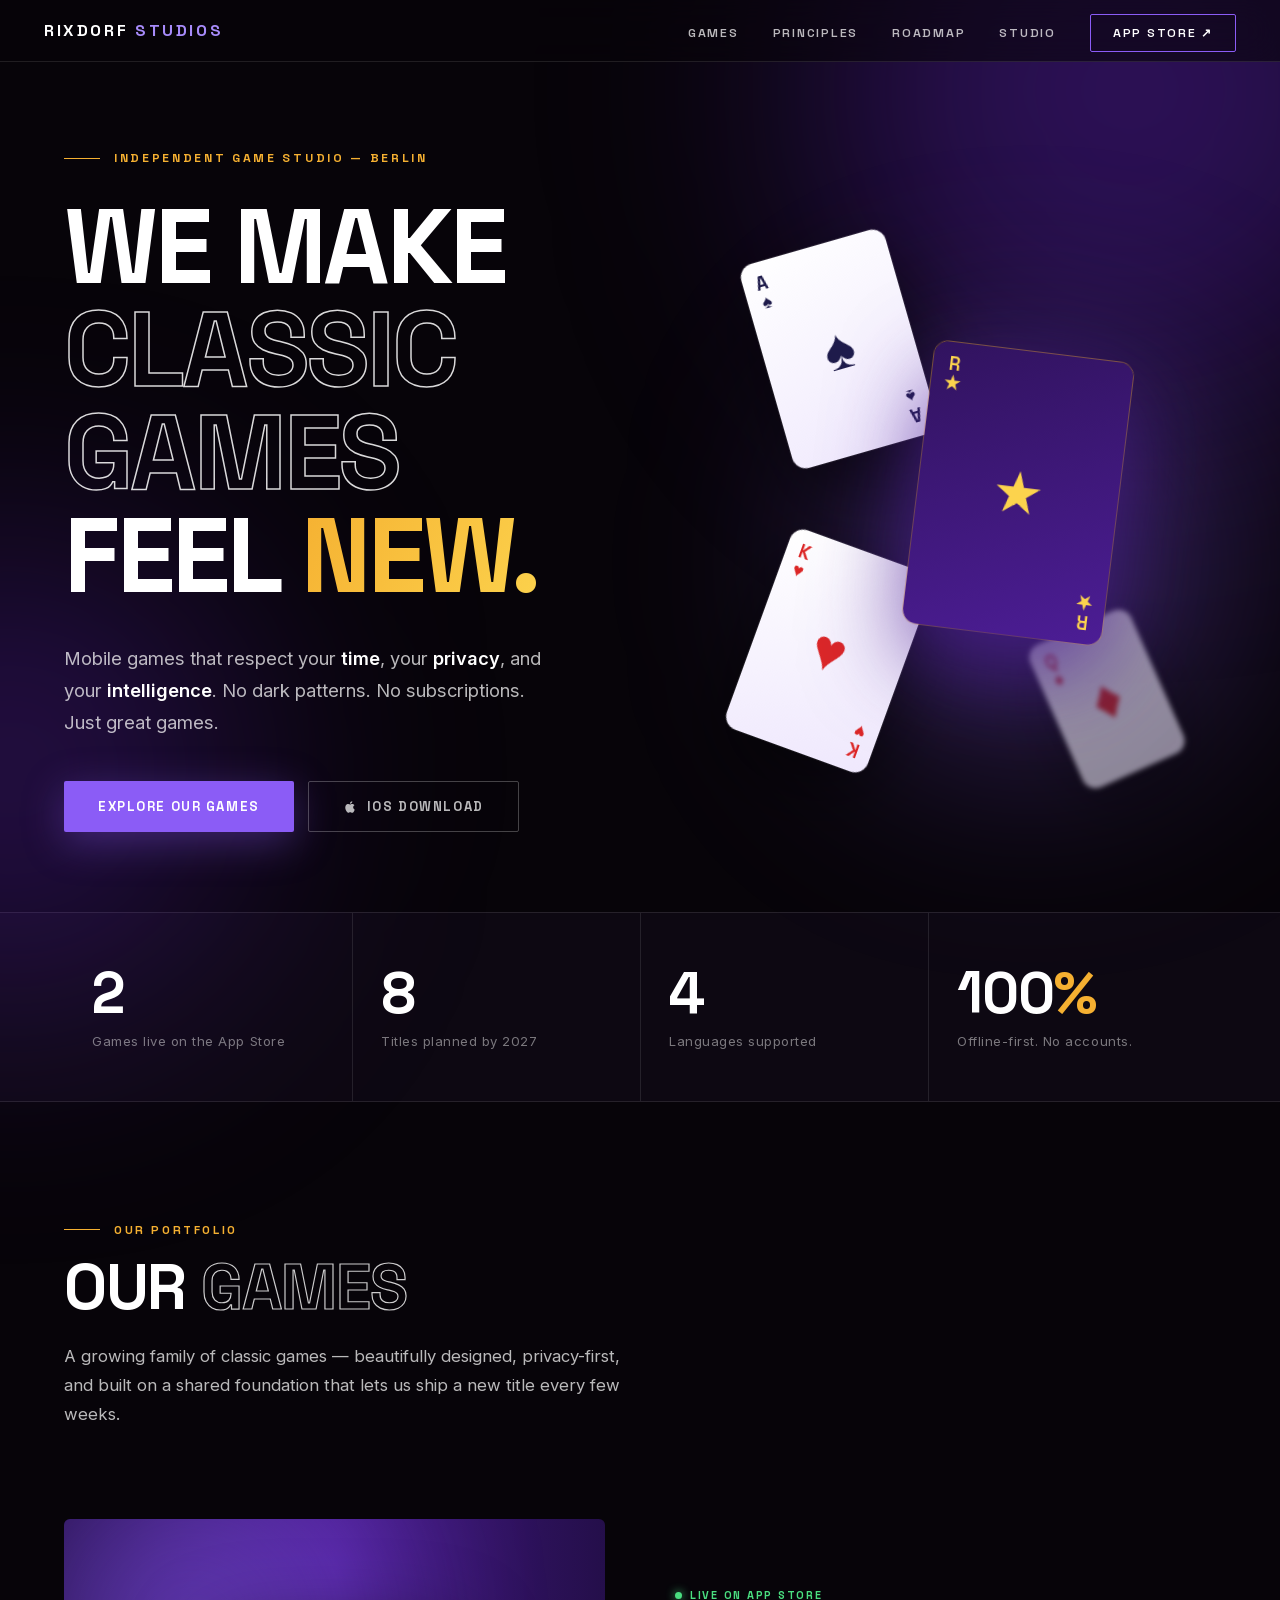
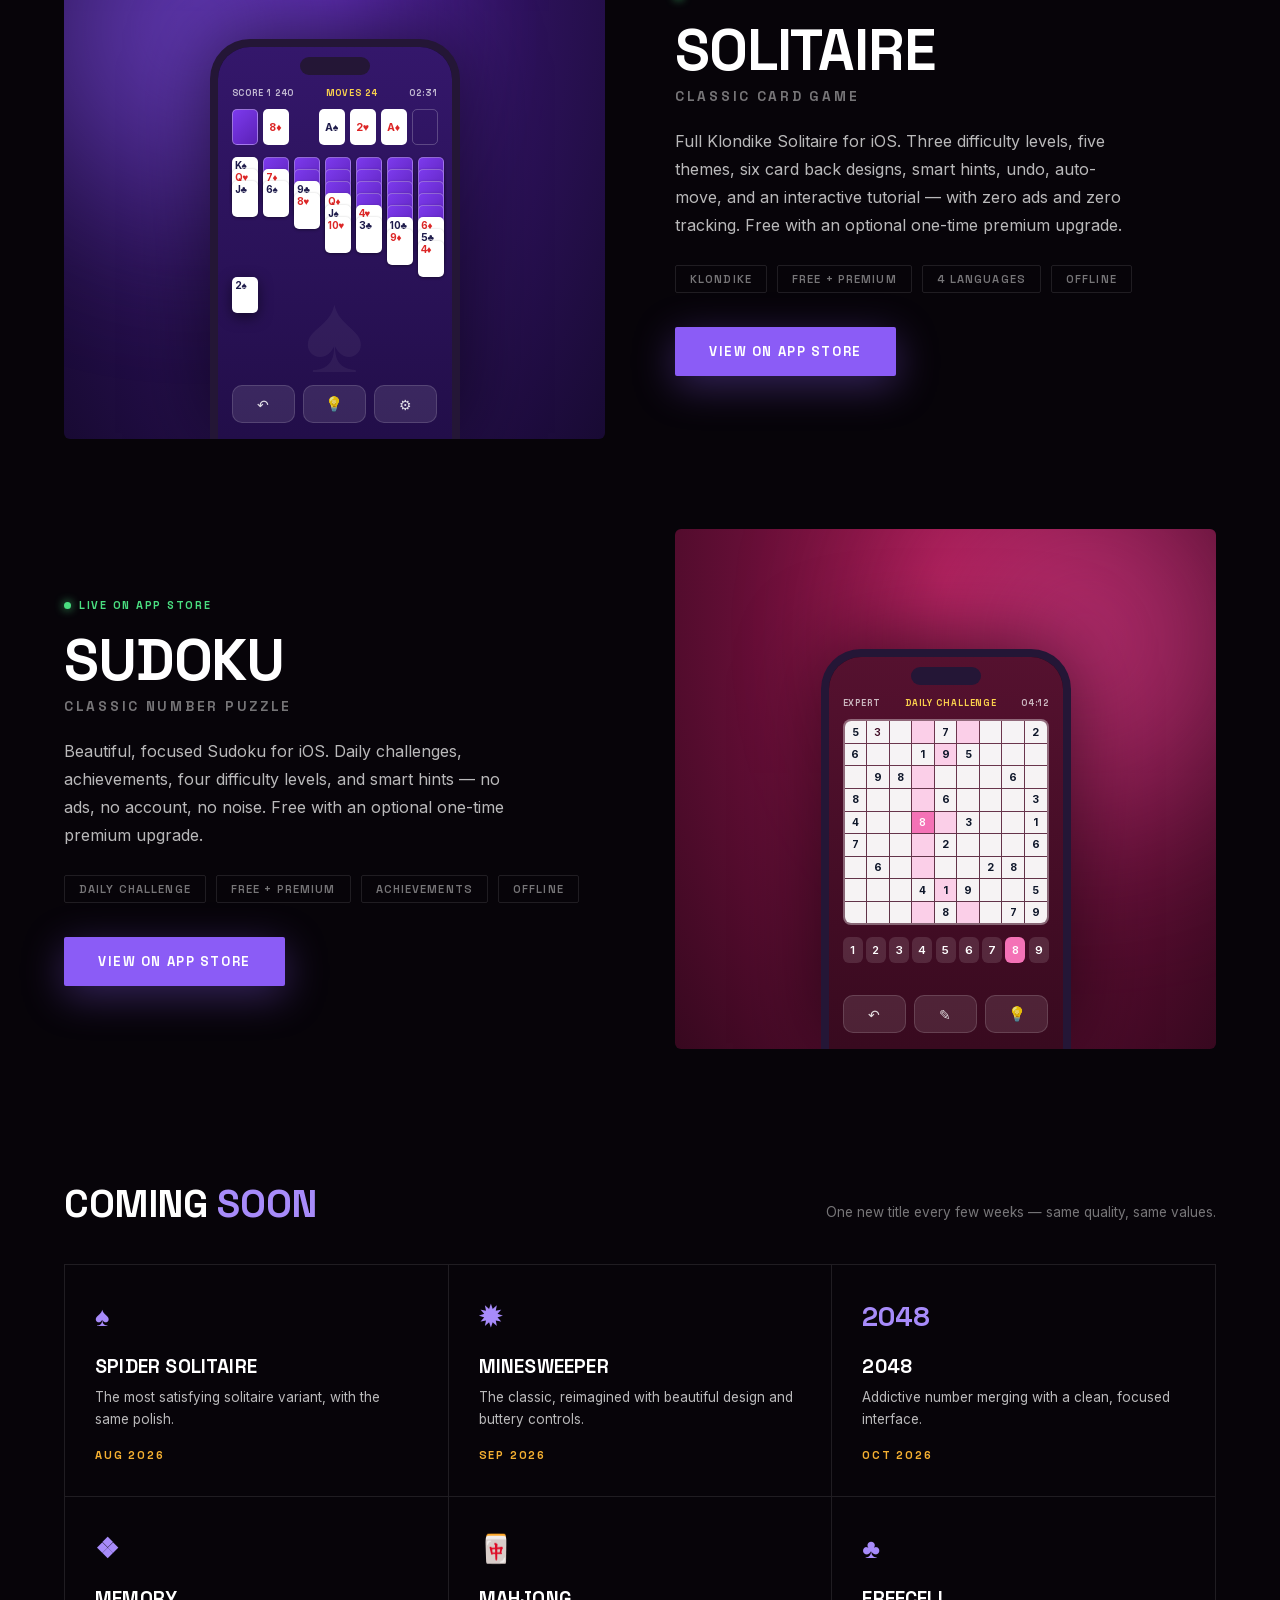
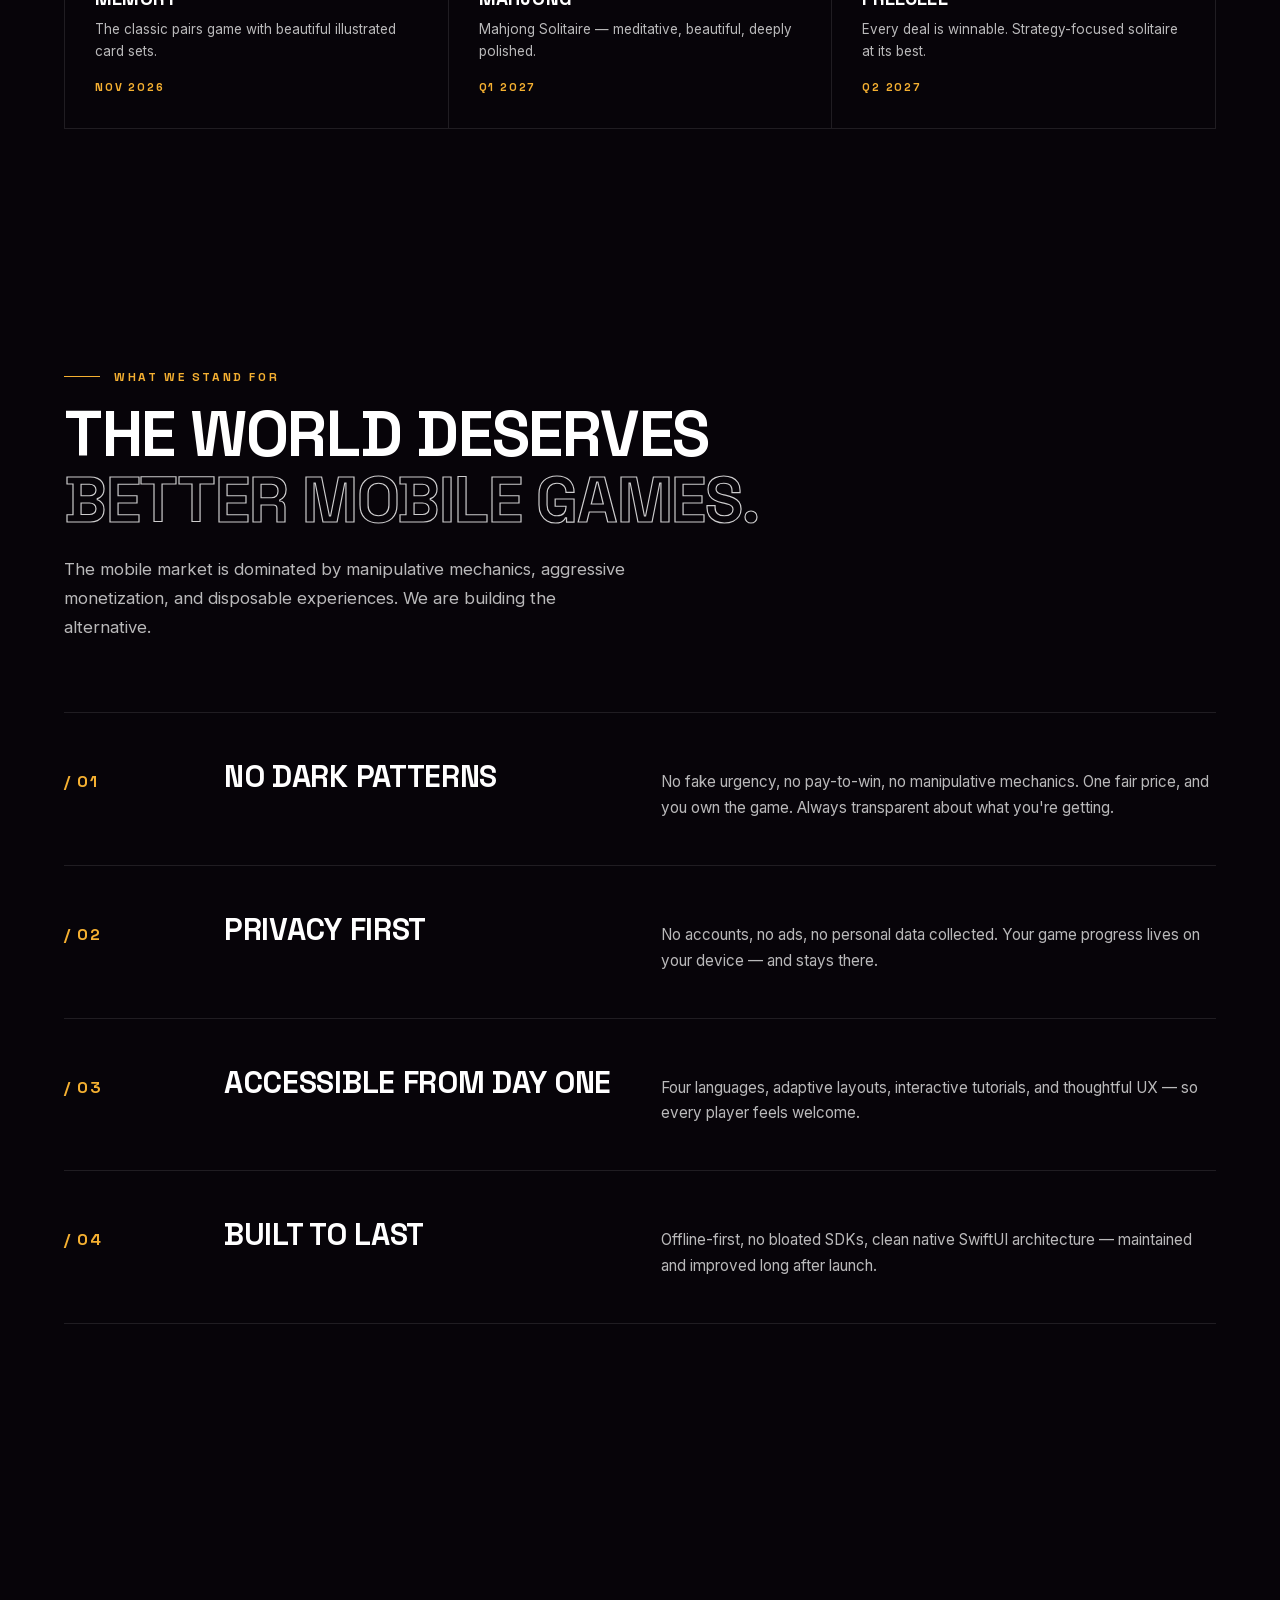
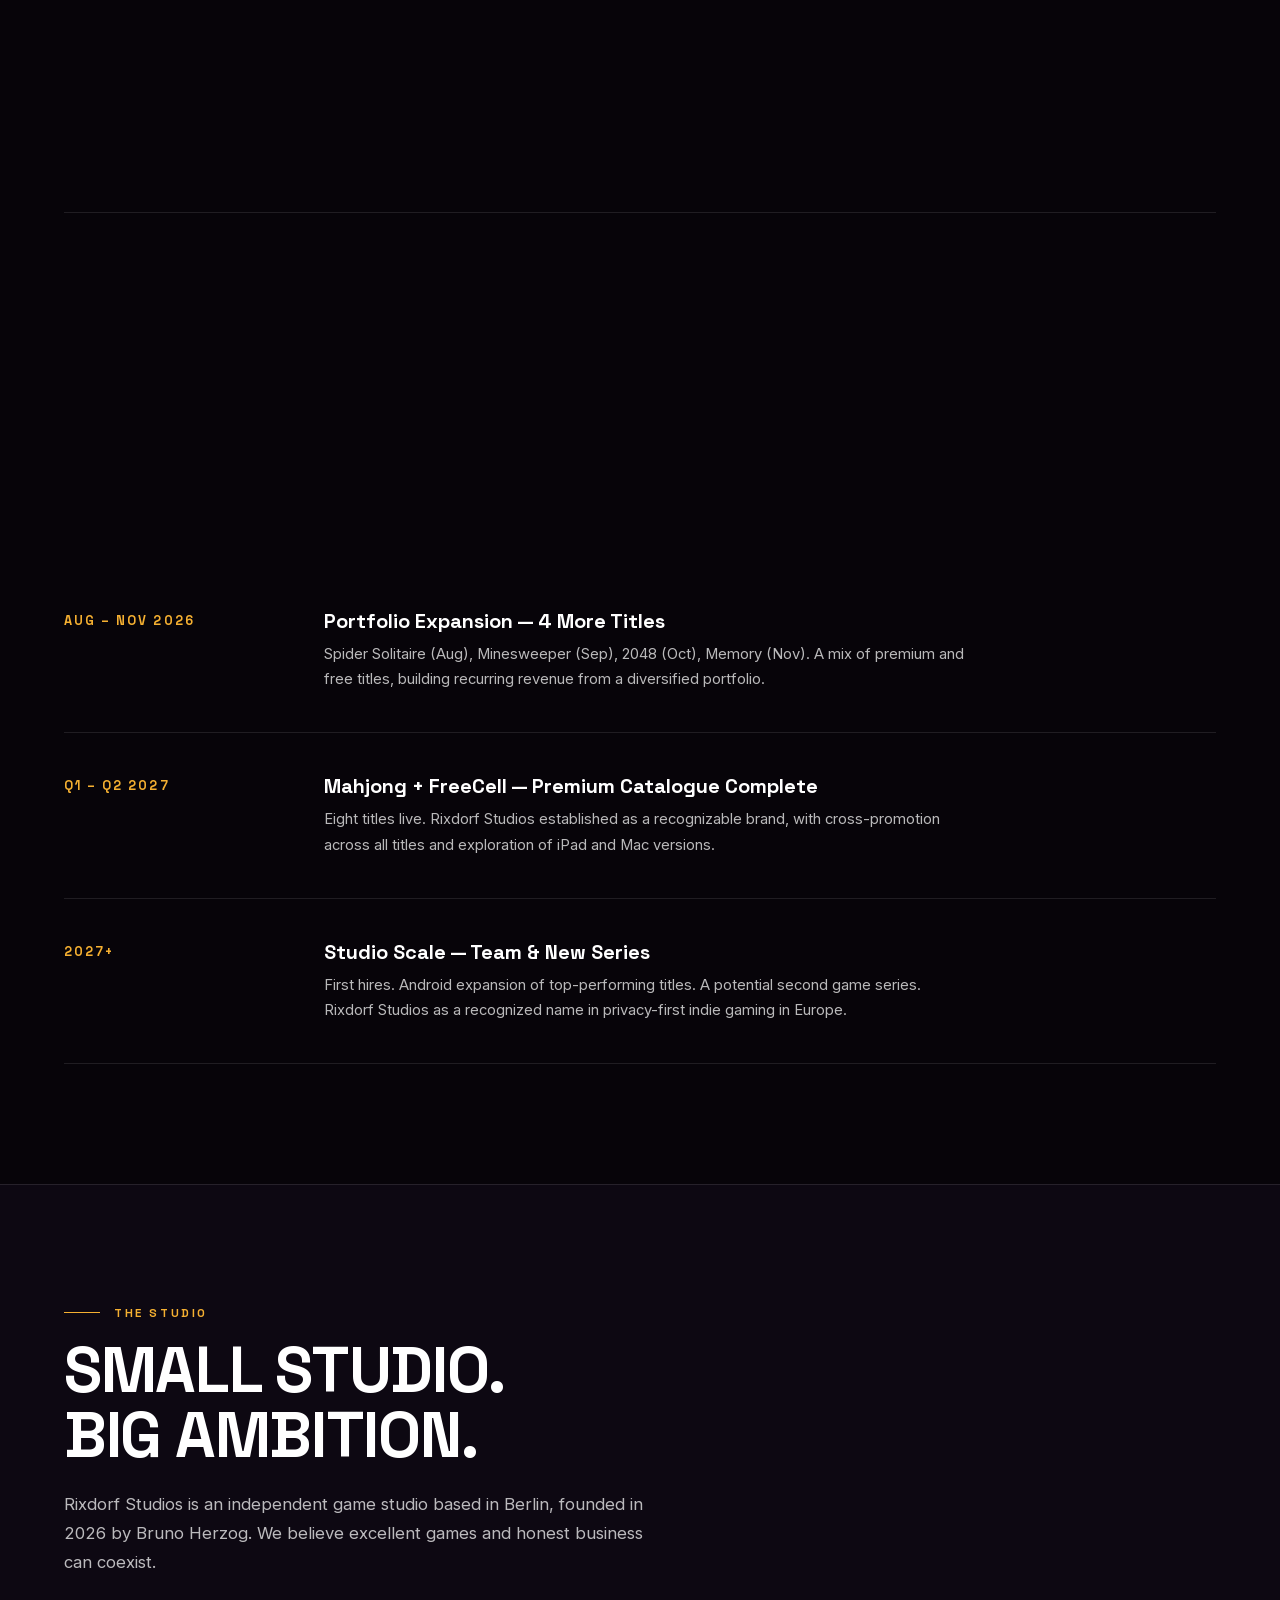
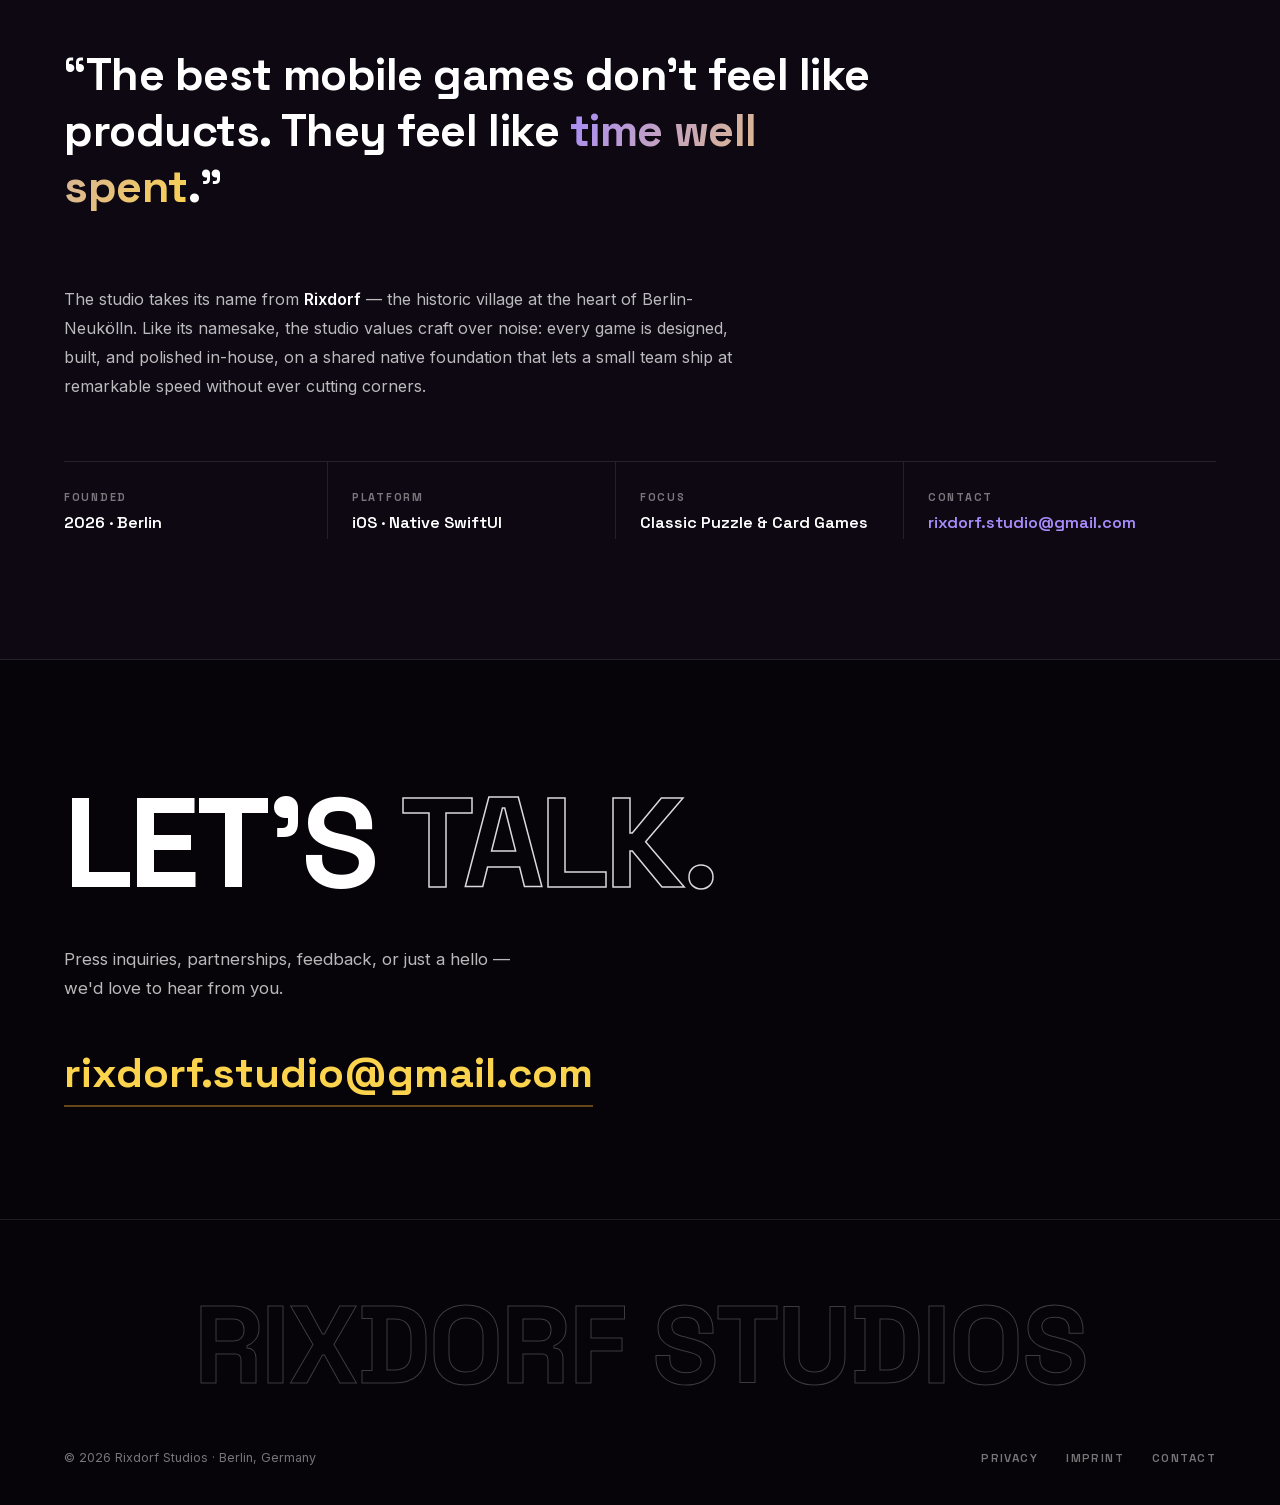
<file: index.html>
<!DOCTYPE html>
<html lang="en">
<head>
  <meta charset="UTF-8" />
  <meta name="viewport" content="width=device-width, initial-scale=1.0" />
  <title>Rixdorf Studios — We Make Classic Games Feel New</title>
  <meta name="description" content="Rixdorf Studios is an independent game studio in Berlin building beautiful, privacy-first mobile games. No dark patterns. No subscriptions. Just great games." />
  <meta property="og:title" content="Rixdorf Studios — We Make Classic Games Feel New" />
  <meta property="og:description" content="Independent game studio in Berlin. Beautiful, privacy-first mobile games — no dark patterns, no subscriptions." />
  <meta property="og:type" content="website" />
  <meta property="og:url" content="https://rixdorfstudio.github.io/" />
  <meta property="og:image" content="https://rixdorfstudio.github.io/solitaire-icon.png" />
  <link rel="icon" type="image/png" href="solitaire-icon.png" />
  <link rel="apple-touch-icon" href="solitaire-icon.png" />
  <!-- Fonts self-hosted (GDPR: no requests to Google servers) -->
  <link rel="stylesheet" href="/fonts.css" />
  <script type="application/ld+json">
  {
    "@context": "https://schema.org",
    "@type": "Organization",
    "name": "Rixdorf Studios",
    "url": "https://rixdorfstudio.github.io/",
    "logo": "https://rixdorfstudio.github.io/solitaire-icon.png",
    "foundingDate": "2026",
    "founder": { "@type": "Person", "name": "Bruno Herzog" },
    "address": { "@type": "PostalAddress", "addressLocality": "Berlin", "addressCountry": "DE" },
    "email": "rixdorf.studio@gmail.com",
    "description": "Independent game studio in Berlin building privacy-first classic mobile games."
  }
  </script>
  <style>
    *, *::before, *::after { box-sizing: border-box; margin: 0; padding: 0; }

    :root {
      --bg:           #070409;
      --bg-soft:      #0d0812;
      --line:         rgba(255,255,255,0.1);
      --line-strong:  rgba(167,139,250,0.5);
      --violet:       #8b5cf6;
      --violet-light: #a78bfa;
      --violet-deep:  #4c1d95;
      --gold:         #f5b031;
      --gold-light:   #fcd34d;
      --ink:          #ffffff;
      --ink-70:       rgba(255,255,255,0.72);
      --ink-45:       rgba(255,255,255,0.45);
      --cream:        #f2ecdf;
      --cream-ink:    #15101e;
      --cream-ink-70: rgba(21,16,30,0.72);
      --cream-ink-45: rgba(21,16,30,0.5);
      --font-display: 'Space Grotesk', 'Inter', sans-serif;
      --font-body:    'Inter', sans-serif;
    }

    html { scroll-behavior: smooth; }

    body {
      font-family: var(--font-body);
      background: var(--bg);
      color: var(--ink);
      overflow-x: hidden;
      -webkit-font-smoothing: antialiased;
    }

    ::selection { background: rgba(139,92,246,0.5); }

    /* ── BACKGROUND ── */
    .orb {
      position: fixed;
      border-radius: 50%;
      filter: blur(130px);
      z-index: 0;
      pointer-events: none;
      will-change: transform;
    }
    .orb-1 { width: 620px; height: 620px; background: rgba(76,29,149,0.55); top: -220px; right: -160px; }
    .orb-2 { width: 460px; height: 460px; background: rgba(109,40,217,0.3); top: 60vh; left: -220px; }

    /* ── NAV ── */
    nav {
      position: fixed;
      top: 0; left: 0; right: 0;
      z-index: 100;
      padding: 20px 44px;
      display: flex;
      align-items: center;
      justify-content: space-between;
      backdrop-filter: blur(18px);
      -webkit-backdrop-filter: blur(18px);
      background: rgba(7,4,9,0.6);
      border-bottom: 1px solid var(--line);
      transition: background 0.3s;
    }
    .nav-logo {
      font-family: var(--font-display);
      font-size: 1.02rem;
      font-weight: 700;
      letter-spacing: 0.16em;
      text-transform: uppercase;
      color: var(--ink);
      text-decoration: none;
    }
    .nav-logo span { color: var(--violet-light); }
    .nav-links { display: flex; align-items: center; gap: 34px; list-style: none; }
    .nav-links a {
      color: var(--ink-70);
      text-decoration: none;
      font-family: var(--font-display);
      font-size: 0.78rem;
      font-weight: 600;
      letter-spacing: 0.14em;
      text-transform: uppercase;
      transition: color 0.2s;
    }
    .nav-links a:hover { color: var(--gold-light); }
    .nav-cta {
      border: 1px solid var(--violet);
      color: var(--ink) !important;
      padding: 10px 22px;
      border-radius: 2px;
      transition: background 0.2s, border-color 0.2s;
    }
    .nav-cta:hover { background: var(--violet); border-color: var(--violet); color: #fff !important; }

    .nav-burger {
      display: none;
      background: none;
      border: none;
      cursor: pointer;
      width: 40px; height: 40px;
      align-items: center;
      justify-content: center;
      color: var(--ink);
    }
    .mobile-menu {
      display: none;
      position: fixed;
      inset: 0;
      z-index: 99;
      background: rgba(7,4,9,0.97);
      backdrop-filter: blur(24px);
      padding: 110px 32px 40px;
      flex-direction: column;
    }
    .mobile-menu.open { display: flex; }
    .mobile-menu a {
      color: var(--ink);
      text-decoration: none;
      font-family: var(--font-display);
      font-size: 1.8rem;
      font-weight: 700;
      text-transform: uppercase;
      letter-spacing: 0.04em;
      padding: 16px 0;
      border-bottom: 1px solid var(--line);
    }

    /* ── HERO ── */
    #hero {
      position: relative;
      z-index: 1;
      min-height: 100vh;
      display: grid;
      grid-template-columns: 1.15fr 0.85fr;
      align-items: center;
      gap: 20px;
      max-width: 1240px;
      margin: 0 auto;
      padding: 150px 44px 80px;
    }

    .hero-kicker {
      font-family: var(--font-display);
      font-size: 0.76rem;
      font-weight: 700;
      letter-spacing: 0.22em;
      text-transform: uppercase;
      color: var(--gold);
      margin-bottom: 30px;
      display: flex;
      align-items: center;
      gap: 14px;
      opacity: 0;
      animation: fadeUp 0.8s 0.1s forwards;
    }
    .hero-kicker::before {
      content: '';
      width: 36px; height: 1px;
      background: var(--gold);
    }

    .hero-huge {
      font-family: var(--font-display);
      font-weight: 700;
      font-size: clamp(3rem, 8.2vw, 7rem);
      line-height: 0.98;
      letter-spacing: -0.03em;
      text-transform: uppercase;
      margin-bottom: 36px;
    }
    .hero-huge .line {
      display: block;
      opacity: 0;
      animation: slideIn 0.9s cubic-bezier(0.16,1,0.3,1) forwards;
    }
    .hero-huge .line:nth-child(1) { animation-delay: 0.2s; }
    .hero-huge .line:nth-child(2) { animation-delay: 0.35s; }
    .hero-huge .line:nth-child(3) { animation-delay: 0.5s; }
    .hero-huge .outline {
      color: transparent;
      -webkit-text-stroke: 1.5px rgba(255,255,255,0.85);
    }
    .hero-huge .gold {
      font-style: normal;
      background: linear-gradient(120deg, var(--gold), var(--gold-light));
      -webkit-background-clip: text;
      -webkit-text-fill-color: transparent;
      background-clip: text;
    }

    .hero-sub {
      font-size: clamp(1rem, 1.6vw, 1.14rem);
      color: var(--ink-70);
      max-width: 480px;
      line-height: 1.75;
      margin-bottom: 42px;
      opacity: 0;
      animation: fadeUp 0.8s 0.65s forwards;
    }
    .hero-sub strong { color: var(--ink); font-weight: 600; }

    .hero-actions {
      display: flex;
      gap: 14px;
      flex-wrap: wrap;
      opacity: 0;
      animation: fadeUp 0.8s 0.8s forwards;
    }

    .btn-solid {
      display: inline-flex;
      align-items: center;
      gap: 10px;
      background: var(--violet);
      color: var(--ink);
      padding: 16px 34px;
      border-radius: 2px;
      font-family: var(--font-display);
      font-size: 0.82rem;
      font-weight: 700;
      letter-spacing: 0.12em;
      text-transform: uppercase;
      text-decoration: none;
      transition: background 0.2s, transform 0.2s, box-shadow 0.2s;
      box-shadow: 0 10px 40px rgba(139,92,246,0.35);
    }
    .btn-solid:hover { background: #7c3aed; transform: translateY(-2px); box-shadow: 0 14px 50px rgba(139,92,246,0.5); }

    .btn-line {
      display: inline-flex;
      align-items: center;
      gap: 10px;
      background: transparent;
      color: var(--ink-70);
      padding: 16px 34px;
      border-radius: 2px;
      font-family: var(--font-display);
      font-size: 0.82rem;
      font-weight: 700;
      letter-spacing: 0.12em;
      text-transform: uppercase;
      text-decoration: none;
      border: 1px solid rgba(255,255,255,0.25);
      transition: border-color 0.2s, color 0.2s, transform 0.2s;
    }
    .btn-line:hover { border-color: var(--ink); color: var(--ink); transform: translateY(-2px); }

    /* Hero floating cards */
    .hero-visual {
      position: relative;
      height: 540px;
      pointer-events: none;
    }
    .fcard {
      position: absolute;
      border-radius: 14px;
      background: linear-gradient(160deg, #ffffff 0%, #efe8fd 100%);
      box-shadow: 0 30px 80px rgba(0,0,0,0.6), 0 0 0 1px rgba(255,255,255,0.12);
      font-family: var(--font-display);
      will-change: transform;
    }
    .fcard .corner {
      position: absolute;
      top: 12px; left: 13px;
      font-size: 1.15rem;
      font-weight: 700;
      line-height: 1.05;
      text-align: center;
    }
    .fcard .corner-b {
      position: absolute;
      bottom: 12px; right: 13px;
      font-size: 1.15rem;
      font-weight: 700;
      line-height: 1.05;
      text-align: center;
      transform: rotate(180deg);
    }
    .fcard .pip {
      position: absolute;
      inset: 0;
      display: flex;
      align-items: center;
      justify-content: center;
      font-size: 3.6rem;
    }
    .fcard.red  { color: #dc2626; }
    .fcard.dark { color: #1e1b4b; }
    .fcard.gold {
      background: linear-gradient(160deg, #31135f 0%, #4c1d95 100%);
      color: var(--gold-light);
      box-shadow: 0 34px 90px rgba(76,29,149,0.75), 0 0 0 1px rgba(245,176,49,0.45);
    }
    .fcard-1 { width: 150px; height: 212px; top: 4%;  left: 6%;  transform: rotate(-16deg); animation: floaty 7s 0s ease-in-out infinite; }
    .fcard-2 { width: 200px; height: 284px; top: 24%; left: 38%; transform: rotate(7deg);  animation: floaty 7s 1.1s ease-in-out infinite; z-index: 2; }
    .fcard-3 { width: 150px; height: 212px; top: 60%; left: 4%;  transform: rotate(20deg); animation: floaty 7s 2.2s ease-in-out infinite; }
    .fcard-4 { width: 110px; height: 156px; top: 74%; left: 66%; transform: rotate(-24deg); filter: blur(2.5px); opacity: 0.55; animation: floaty 7s 3s ease-in-out infinite; }
    .hero-visual-glow {
      position: absolute;
      width: 380px; height: 380px;
      top: 28%; left: 22%;
      background: rgba(139,92,246,0.35);
      border-radius: 50%;
      filter: blur(110px);
    }

    @keyframes floaty {
      0%, 100% { margin-top: 0; }
      50%      { margin-top: -16px; }
    }

    /* ── SECTION SHARED ── */
    section { position: relative; z-index: 1; }
    .wrap { max-width: 1240px; margin: 0 auto; padding: 120px 44px; }

    .eyebrow {
      font-family: var(--font-display);
      font-size: 0.74rem;
      font-weight: 700;
      letter-spacing: 0.22em;
      text-transform: uppercase;
      color: var(--gold);
      margin-bottom: 18px;
      display: flex;
      align-items: center;
      gap: 14px;
    }
    .eyebrow::before { content: ''; width: 36px; height: 1px; background: var(--gold); }

    .h2 {
      font-family: var(--font-display);
      font-size: clamp(2.2rem, 5vw, 4rem);
      font-weight: 700;
      line-height: 1.02;
      letter-spacing: -0.02em;
      text-transform: uppercase;
      margin-bottom: 22px;
    }
    .h2 .outline { color: transparent; -webkit-text-stroke: 1.2px rgba(255,255,255,0.8); }

    .lead {
      color: var(--ink-70);
      font-size: 1.04rem;
      line-height: 1.75;
      max-width: 580px;
    }

    /* ── NUMBERS ── */
    #numbers { border-top: 1px solid var(--line); border-bottom: 1px solid var(--line); background: var(--bg-soft); }
    .numbers-row {
      max-width: 1240px;
      margin: 0 auto;
      padding: 0 44px;
      display: grid;
      grid-template-columns: repeat(4, 1fr);
    }
    .num {
      padding: 52px 28px;
      border-left: 1px solid var(--line);
    }
    .num:first-child { border-left: none; }
    .num-value {
      font-family: var(--font-display);
      font-size: clamp(2.6rem, 4.5vw, 4rem);
      font-weight: 700;
      line-height: 1;
      letter-spacing: -0.02em;
      margin-bottom: 10px;
    }
    .num-value em { font-style: normal; color: var(--gold); }
    .num-label {
      font-size: 0.82rem;
      color: var(--ink-45);
      letter-spacing: 0.04em;
    }

    /* ── SHOWCASE ── */
    .show-row {
      display: grid;
      grid-template-columns: 1fr 1fr;
      gap: 70px;
      align-items: center;
      margin-top: 90px;
    }
    .show-row.flip .show-stage { order: 2; }

    .show-stage {
      position: relative;
      border-radius: 6px;
      height: 520px;
      display: flex;
      align-items: flex-end;
      justify-content: center;
      overflow: hidden;
    }
    .show-stage.solitaire { background: radial-gradient(ellipse at 50% 10%, #4c1d95 0%, #2b1157 55%, #180a33 100%); }
    .show-stage.sudoku    { background: radial-gradient(ellipse at 50% 10%, #9d174d 0%, #620e35 55%, #37081f 100%); }
    .stage-glow {
      position: absolute;
      width: 340px; height: 340px;
      border-radius: 50%;
      filter: blur(90px);
      opacity: 0.5;
    }

    .phone {
      width: 250px;
      height: 400px;
      background: #0c0618;
      border-radius: 40px 40px 0 0;
      border: 8px solid #241636;
      border-bottom: none;
      position: relative;
      z-index: 1;
      overflow: hidden;
      box-shadow: 0 -6px 80px rgba(0,0,0,0.55);
    }
    .phone::before {
      content: '';
      position: absolute;
      top: 10px; left: 50%;
      transform: translateX(-50%);
      width: 70px; height: 18px;
      background: #241636;
      border-radius: 100px;
      z-index: 3;
    }
    .phone-screen { position: absolute; inset: 0; padding: 40px 14px 14px; }
    .phone-screen.felt-purple { background: linear-gradient(180deg, #34176b, #220e49); }
    .phone-screen.felt-rose   { background: linear-gradient(180deg, #55112f, #380a1f); }

    .mini-topbar { display: flex; justify-content: space-between; margin-bottom: 12px; }
    .mini-slot {
      width: 26px; height: 36px;
      border-radius: 5px;
      border: 1px solid rgba(255,255,255,0.22);
    }
    .mini-slot.filled-back { background: linear-gradient(135deg, #7c3aed, #5b21b6); border-color: rgba(255,255,255,0.35); }
    .mini-slot.filled-face { background: #fff; display: flex; align-items: center; justify-content: center; font-size: 0.66rem; font-weight: 700; }
    .mini-slot .r { color: #dc2626; } .mini-slot .b { color: #1e1b4b; }
    .mini-cols { display: flex; gap: 5px; justify-content: space-between; }
    .mini-col { display: flex; flex-direction: column; width: 26px; }
    .mini-card {
      width: 26px; height: 36px;
      border-radius: 5px;
      margin-top: -24px;
      box-shadow: 0 1px 3px rgba(0,0,0,0.4);
    }
    .mini-col .mini-card:first-child { margin-top: 0; }
    .mini-card.back { background: linear-gradient(135deg, #7c3aed, #5b21b6); border: 1px solid rgba(255,255,255,0.3); }
    .mini-card.face { background: #fff; padding: 2px 3px; font-size: 0.62rem; font-weight: 700; }
    .mini-card.face.r { color: #dc2626; } .mini-card.face.b { color: #1e1b4b; }

    .mini-sudoku {
      display: grid;
      grid-template-columns: repeat(9, 1fr);
      gap: 1px;
      background: rgba(255,255,255,0.16);
      border: 2px solid rgba(255,255,255,0.25);
      border-radius: 8px;
      overflow: hidden;
      margin-top: 10px;
    }
    .su-cell {
      aspect-ratio: 1;
      background: rgba(255,255,255,0.94);
      display: flex;
      align-items: center;
      justify-content: center;
      font-size: 0.66rem;
      font-weight: 600;
      color: #3f0a23;
    }
    .su-cell.given { color: #0f172a; font-weight: 700; }
    .su-cell.hl { background: #fbcfe8; }
    .su-cell.sel { background: #f472b6; color: #fff; }
    .mini-numrow { display: flex; justify-content: space-between; margin-top: 12px; }
    .mini-num {
      width: 20px; height: 26px;
      border-radius: 6px;
      background: rgba(255,255,255,0.12);
      color: #fff;
      font-size: 0.7rem;
      font-weight: 600;
      display: flex;
      align-items: center;
      justify-content: center;
    }
    .mini-num.active {
      background: #f472b6;
      animation: numPulse 2s ease-in-out infinite;
    }
    @keyframes numPulse {
      0%, 100% { transform: scale(1); box-shadow: 0 0 0 rgba(244,114,182,0); }
      50%      { transform: scale(1.18); box-shadow: 0 0 14px rgba(244,114,182,0.8); }
    }

    /* In-game HUD + toolbar (makes the mockups feel like a real game) */
    .hud {
      display: flex;
      justify-content: space-between;
      align-items: center;
      font-family: var(--font-display);
      font-size: 0.56rem;
      font-weight: 700;
      letter-spacing: 0.1em;
      text-transform: uppercase;
      color: rgba(255,255,255,0.7);
      margin-bottom: 10px;
    }
    .hud .hud-mid { color: var(--gold-light); }
    .toolbar {
      position: absolute;
      bottom: 16px; left: 14px; right: 14px;
      display: flex;
      gap: 8px;
    }
    .tool {
      flex: 1;
      height: 38px;
      border-radius: 10px;
      background: rgba(255,255,255,0.1);
      border: 1px solid rgba(255,255,255,0.14);
      color: rgba(255,255,255,0.85);
      font-size: 0.9rem;
      display: flex;
      align-items: center;
      justify-content: center;
    }
    .felt-mark {
      position: absolute;
      bottom: 52px;
      left: 50%;
      transform: translateX(-50%);
      font-size: 7rem;
      line-height: 1;
      color: rgba(255,255,255,0.05);
      pointer-events: none;
      user-select: none;
    }

    /* Card flying from waste to foundation, on loop */
    .fly-card {
      position: absolute;
      width: 26px; height: 36px;
      border-radius: 5px;
      background: #fff;
      color: #1e1b4b;
      font-size: 0.62rem;
      font-weight: 700;
      padding: 2px 3px;
      box-shadow: 0 4px 14px rgba(0,0,0,0.5);
      z-index: 4;
      animation: flyToFoundation 4.5s cubic-bezier(0.34,1.3,0.5,1) infinite;
    }
    @keyframes flyToFoundation {
      0%   { left: 45px; top: 62px; transform: rotate(0deg) scale(1); opacity: 0; }
      10%  { opacity: 1; transform: rotate(0deg) scale(1.15); }
      42%  { left: 101px; top: 62px; transform: rotate(360deg) scale(1.15); opacity: 1; }
      50%  { transform: rotate(360deg) scale(1); }
      78%  { opacity: 1; }
      88%  { opacity: 0; }
      100% { left: 45px; top: 62px; transform: rotate(0deg) scale(1); opacity: 0; }
    }

    .su-cell.sel { animation: cellGlow 2s ease-in-out infinite; }
    @keyframes cellGlow {
      0%, 100% { box-shadow: inset 0 0 0 rgba(244,114,182,0); }
      50%      { box-shadow: inset 0 0 10px rgba(157,23,77,0.65); }
    }

    /* Phone reacts to hover */
    .show-stage { perspective: 900px; }
    .phone { transition: transform 0.5s cubic-bezier(0.16,1,0.3,1); }
    .show-stage:hover .phone { transform: rotateX(4deg) rotateY(-5deg) translateY(-8px); }
    .show-row.flip .show-stage:hover .phone { transform: rotateX(4deg) rotateY(5deg) translateY(-8px); }

    .show-status {
      display: inline-flex;
      align-items: center;
      gap: 8px;
      font-family: var(--font-display);
      font-size: 0.68rem;
      font-weight: 700;
      letter-spacing: 0.16em;
      text-transform: uppercase;
      color: #4ade80;
      margin-bottom: 20px;
    }
    .show-status::before {
      content: '';
      width: 7px; height: 7px;
      border-radius: 50%;
      background: #4ade80;
      box-shadow: 0 0 10px #4ade80;
    }
    .show-name {
      font-family: var(--font-display);
      font-size: clamp(2.2rem, 4.6vw, 3.6rem);
      font-weight: 700;
      line-height: 1;
      letter-spacing: -0.02em;
      text-transform: uppercase;
      margin-bottom: 22px;
    }
    .show-subname {
      font-family: var(--font-display);
      font-size: 0.85rem;
      font-weight: 700;
      letter-spacing: 0.2em;
      text-transform: uppercase;
      color: var(--ink-45);
      margin: -14px 0 22px;
    }
    .show-desc {
      color: var(--ink-70);
      font-size: 1rem;
      line-height: 1.75;
      margin-bottom: 26px;
      max-width: 460px;
    }
    .show-tags { display: flex; flex-wrap: wrap; gap: 10px; margin-bottom: 34px; }
    .show-tag {
      font-family: var(--font-display);
      font-size: 0.7rem;
      font-weight: 600;
      letter-spacing: 0.1em;
      text-transform: uppercase;
      color: var(--ink-45);
      border: 1px solid var(--line);
      padding: 6px 14px;
      border-radius: 2px;
    }

    /* ── COMING SOON ── */
    .soon-block { margin-top: 130px; }
    .soon-head {
      display: flex;
      align-items: baseline;
      justify-content: space-between;
      flex-wrap: wrap;
      gap: 12px;
      margin-bottom: 36px;
    }
    .soon-title {
      font-family: var(--font-display);
      font-size: clamp(1.6rem, 3vw, 2.4rem);
      font-weight: 700;
      text-transform: uppercase;
      letter-spacing: -0.01em;
    }
    .soon-note { font-size: 0.85rem; color: var(--ink-45); }
    .soon-grid {
      display: grid;
      grid-template-columns: repeat(3, 1fr);
      border-top: 1px solid var(--line);
      border-left: 1px solid var(--line);
    }
    .soon-card {
      border-right: 1px solid var(--line);
      border-bottom: 1px solid var(--line);
      padding: 34px 30px;
      transition: background 0.3s;
      position: relative;
    }
    .soon-card:hover { background: rgba(139,92,246,0.07); }
    .soon-card:nth-child(2) { transition-delay: 0.08s; }
    .soon-card:nth-child(3) { transition-delay: 0.16s; }
    .soon-card:nth-child(4) { transition-delay: 0.24s; }
    .soon-card:nth-child(5) { transition-delay: 0.32s; }
    .soon-card:nth-child(6) { transition-delay: 0.4s; }
    .soon-glyph {
      font-family: var(--font-display);
      font-size: 1.7rem;
      font-weight: 700;
      color: var(--violet-light);
      margin-bottom: 20px;
    }
    .soon-name {
      font-family: var(--font-display);
      font-size: 1.2rem;
      font-weight: 700;
      text-transform: uppercase;
      letter-spacing: 0.01em;
      margin-bottom: 8px;
    }
    .soon-desc { font-size: 0.84rem; color: var(--ink-70); line-height: 1.6; margin-bottom: 18px; }
    .soon-date {
      font-family: var(--font-display);
      font-size: 0.7rem;
      font-weight: 700;
      letter-spacing: 0.16em;
      text-transform: uppercase;
      color: var(--gold);
    }

    /* ── PRINCIPLES ── */
    .principles-list { margin-top: 70px; border-top: 1px solid var(--line); }
    .principle-row {
      display: grid;
      grid-template-columns: 120px 1fr 1.4fr;
      gap: 40px;
      padding: 44px 0;
      border-bottom: 1px solid var(--line);
      align-items: baseline;
      transition: background 0.3s, padding-left 0.3s;
    }
    .principle-row:hover { background: rgba(139,92,246,0.05); padding-left: 16px; }
    .principle-idx {
      font-family: var(--font-display);
      font-size: 1rem;
      font-weight: 700;
      color: var(--gold);
      letter-spacing: 0.1em;
    }
    .principle-name {
      font-family: var(--font-display);
      font-size: clamp(1.3rem, 2.4vw, 1.9rem);
      font-weight: 700;
      text-transform: uppercase;
      letter-spacing: -0.01em;
    }
    .principle-text { color: var(--ink-70); font-size: 0.95rem; line-height: 1.7; }

    /* ── ROADMAP ── */
    .roadmap-list { margin-top: 70px; border-top: 1px solid var(--line); }
    .roadmap-row {
      display: grid;
      grid-template-columns: 220px 1fr;
      gap: 40px;
      padding: 40px 0;
      border-bottom: 1px solid var(--line);
    }
    .roadmap-when {
      font-family: var(--font-display);
      font-size: 0.8rem;
      font-weight: 700;
      letter-spacing: 0.16em;
      text-transform: uppercase;
      color: var(--gold);
      padding-top: 4px;
    }
    .roadmap-when .live { color: #4ade80; display: block; margin-top: 6px; font-size: 0.68rem; }
    .roadmap-what {
      font-family: var(--font-display);
      font-size: 1.25rem;
      font-weight: 700;
      margin-bottom: 8px;
    }
    .roadmap-text { color: var(--ink-70); font-size: 0.92rem; line-height: 1.7; max-width: 640px; }

    /* ── STUDIO ── */
    #studio {
      background: var(--bg-soft);
      border-top: 1px solid var(--line);
      border-bottom: 1px solid var(--line);
    }

    .studio-quote {
      font-family: var(--font-display);
      font-size: clamp(1.7rem, 3.6vw, 2.8rem);
      font-weight: 700;
      line-height: 1.25;
      letter-spacing: -0.01em;
      color: var(--ink);
      max-width: 860px;
      margin: 70px 0;
    }
    .studio-quote em {
      font-style: normal;
      background: linear-gradient(120deg, var(--violet-light), var(--gold-light));
      -webkit-background-clip: text;
      -webkit-text-fill-color: transparent;
      background-clip: text;
    }

    .studio-story {
      font-size: 1rem;
      color: var(--ink-70);
      line-height: 1.8;
      max-width: 680px;
      margin-bottom: 60px;
    }
    .studio-story strong { color: var(--ink); font-weight: 600; }

    .facts-row {
      display: grid;
      grid-template-columns: repeat(4, 1fr);
      border-top: 1px solid var(--line);
    }
    .fact {
      padding: 28px 24px 6px 0;
      border-right: 1px solid var(--line);
      margin-right: 24px;
    }
    .fact:last-child { border-right: none; }
    .fact-label {
      font-family: var(--font-display);
      font-size: 0.68rem;
      font-weight: 700;
      letter-spacing: 0.16em;
      text-transform: uppercase;
      color: var(--ink-45);
      margin-bottom: 8px;
    }
    .fact-value { font-family: var(--font-display); font-size: 1.02rem; font-weight: 600; }
    .fact-value a { color: var(--violet-light); text-decoration: none; }
    .fact-value a:hover { color: var(--gold-light); }

    /* ── CONTACT ── */
    #contact { text-align: left; }
    .contact-title {
      font-family: var(--font-display);
      font-size: clamp(3rem, 10vw, 8rem);
      font-weight: 700;
      line-height: 0.98;
      letter-spacing: -0.03em;
      text-transform: uppercase;
      margin-bottom: 40px;
    }
    .contact-title .outline { color: transparent; -webkit-text-stroke: 1.5px rgba(255,255,255,0.85); }
    .contact-sub { color: var(--ink-70); font-size: 1.05rem; margin-bottom: 44px; max-width: 480px; line-height: 1.7; }
    .contact-mail {
      font-family: var(--font-display);
      font-size: clamp(1.3rem, 3.6vw, 2.6rem);
      font-weight: 700;
      color: var(--gold-light);
      text-decoration: none;
      border-bottom: 2px solid rgba(245,176,49,0.4);
      padding-bottom: 6px;
      transition: border-color 0.2s, color 0.2s;
      word-break: break-all;
    }
    .contact-mail:hover { color: var(--ink); border-color: var(--ink); }

    /* ── FOOTER ── */
    footer {
      position: relative;
      z-index: 1;
      border-top: 1px solid var(--line);
      overflow: hidden;
    }
    .footer-word {
      font-family: var(--font-display);
      font-weight: 700;
      font-size: clamp(2.6rem, 8.6vw, 7.4rem);
      line-height: 1;
      letter-spacing: -0.02em;
      text-transform: uppercase;
      text-align: center;
      padding: 70px 20px 0;
      color: transparent;
      -webkit-text-stroke: 1px rgba(255,255,255,0.22);
      white-space: nowrap;
      user-select: none;
    }
    .footer-row {
      max-width: 1240px;
      margin: 0 auto;
      padding: 50px 44px 40px;
      display: flex;
      align-items: center;
      justify-content: space-between;
      flex-wrap: wrap;
      gap: 18px;
    }
    .footer-copy { font-size: 0.78rem; color: var(--ink-45); }
    .footer-links { display: flex; gap: 28px; }
    .footer-links a {
      font-family: var(--font-display);
      font-size: 0.74rem;
      font-weight: 600;
      letter-spacing: 0.12em;
      text-transform: uppercase;
      color: var(--ink-45);
      text-decoration: none;
      transition: color 0.2s;
    }
    .footer-links a:hover { color: var(--gold-light); }

    /* ── ANIMATIONS ── */
    @keyframes fadeUp {
      from { opacity: 0; transform: translateY(24px); }
      to   { opacity: 1; transform: translateY(0); }
    }
    @keyframes slideIn {
      from { opacity: 0; transform: translateX(-40px); }
      to   { opacity: 1; transform: translateX(0); }
    }

    .reveal, .reveal-left, .reveal-right {
      opacity: 0;
      transition: opacity 0.8s cubic-bezier(0.16,1,0.3,1), transform 0.8s cubic-bezier(0.16,1,0.3,1);
    }
    .reveal { transform: translateY(40px); }
    .reveal-left { transform: translateX(-60px); }
    .reveal-right { transform: translateX(60px); }
    .reveal.visible, .reveal-left.visible, .reveal-right.visible { opacity: 1; transform: translate(0,0); }

    @media (prefers-reduced-motion: reduce) {
      *, *::before, *::after { animation-duration: 0.01ms !important; animation-iteration-count: 1 !important; transition-duration: 0.01ms !important; }
      .hero-kicker, .hero-sub, .hero-actions, .hero-huge .line,
      .reveal, .reveal-left, .reveal-right { opacity: 1; transform: none; }
    }

    /* ── RESPONSIVE ── */
    @media (max-width: 1040px) {
      #hero { grid-template-columns: 1fr; padding-top: 130px; }
      .hero-visual { height: 380px; max-width: 480px; }
      .show-row { grid-template-columns: 1fr; gap: 40px; }
      .show-row.flip .show-stage { order: 0; }
      .soon-grid { grid-template-columns: repeat(2, 1fr); }
      .principle-row { grid-template-columns: 70px 1fr; }
      .principle-text { grid-column: 2; }
      .facts-row { grid-template-columns: repeat(2, 1fr); }
      .fact:nth-child(2) { border-right: none; }
    }
    @media (max-width: 768px) {
      nav { padding: 16px 22px; }
      .nav-links { display: none; }
      .nav-burger { display: flex; }
      .wrap { padding: 84px 22px; }
      #hero { padding: 120px 22px 60px; }
      .numbers-row { grid-template-columns: 1fr 1fr; padding: 0 22px; }
      .num { padding: 32px 18px; }
      .num:nth-child(3) { border-left: none; }
      .num:nth-child(1), .num:nth-child(2) { border-bottom: 1px solid var(--line); }
      .soon-grid { grid-template-columns: 1fr; }
      .roadmap-row { grid-template-columns: 1fr; gap: 10px; padding: 30px 0; }
      .show-stage { height: 420px; }
      .footer-row { flex-direction: column; text-align: center; }
      .facts-row { grid-template-columns: 1fr; }
      .fact { border-right: none; margin-right: 0; }
    }
  </style>
</head>
<body>

<div class="orb orb-1" data-speed="0.06"></div>
<div class="orb orb-2" data-speed="-0.04"></div>

<!-- ── NAV ── -->
<nav>
  <a href="#" class="nav-logo">Rixdorf<span>&nbsp;Studios</span></a>
  <ul class="nav-links">
    <li><a href="#games">Games</a></li>
    <li><a href="#principles">Principles</a></li>
    <li><a href="#roadmap">Roadmap</a></li>
    <li><a href="#studio">Studio</a></li>
    <li><a href="https://apps.apple.com/app/id6774253243" target="_blank" rel="noopener" class="nav-cta">App Store ↗</a></li>
  </ul>
  <button class="nav-burger" aria-label="Menu" onclick="document.getElementById('mobileMenu').classList.toggle('open')">
    <svg width="24" height="24" viewBox="0 0 24 24" fill="none" stroke="currentColor" stroke-width="2" stroke-linecap="round"><line x1="4" y1="7" x2="20" y2="7"/><line x1="4" y1="12" x2="20" y2="12"/><line x1="4" y1="17" x2="20" y2="17"/></svg>
  </button>
</nav>

<div class="mobile-menu" id="mobileMenu">
  <a href="#games" onclick="document.getElementById('mobileMenu').classList.remove('open')">Games</a>
  <a href="#principles" onclick="document.getElementById('mobileMenu').classList.remove('open')">Principles</a>
  <a href="#roadmap" onclick="document.getElementById('mobileMenu').classList.remove('open')">Roadmap</a>
  <a href="#studio" onclick="document.getElementById('mobileMenu').classList.remove('open')">Studio</a>
  <a href="#contact" onclick="document.getElementById('mobileMenu').classList.remove('open')">Contact</a>
  <a href="https://apps.apple.com/app/id6774253243" target="_blank" rel="noopener">App Store ↗</a>
</div>

<!-- ── HERO ── -->
<header id="hero">
  <div>
    <p class="hero-kicker">Independent Game Studio — Berlin</p>
    <h1 class="hero-huge">
      <span class="line">We make</span>
      <span class="line outline">classic games</span>
      <span class="line">feel <em class="gold">new.</em></span>
    </h1>
    <p class="hero-sub">
      Mobile games that respect your <strong>time</strong>, your <strong>privacy</strong>, and your
      <strong>intelligence</strong>. No dark patterns. No subscriptions. Just great games.
    </p>
    <div class="hero-actions">
      <a href="#games" class="btn-solid">Explore Our Games</a>
      <a href="https://apps.apple.com/app/id6774253243" target="_blank" rel="noopener" class="btn-line">
        <svg width="14" height="14" viewBox="0 0 24 24" fill="currentColor"><path d="M18.71 19.5c-.83 1.24-1.71 2.45-3.05 2.47-1.34.03-1.77-.79-3.29-.79-1.53 0-2 .77-3.27.82-1.31.05-2.3-1.32-3.14-2.53C4.25 17 2.94 12.45 4.7 9.39c.87-1.52 2.43-2.48 4.12-2.51 1.28-.02 2.5.87 3.29.87.78 0 2.26-1.07 3.8-.91.65.03 2.47.26 3.64 1.98-.09.06-2.17 1.28-2.15 3.81.03 3.02 2.65 4.03 2.68 4.04-.03.07-.42 1.44-1.38 2.83M13 3.5c.73-.83 1.94-1.46 2.94-1.5.13 1.17-.34 2.35-1.04 3.19-.69.85-1.83 1.51-2.95 1.42-.15-1.15.41-2.35 1.05-3.11z"/></svg>
        iOS Download
      </a>
    </div>
  </div>

  <div class="hero-visual" aria-hidden="true">
    <div class="hero-visual-glow"></div>
    <div class="fcard fcard-1 dark" data-speed="-0.05"><div class="corner">A<br>♠</div><div class="pip">♠</div><div class="corner-b">A<br>♠</div></div>
    <div class="fcard fcard-2 gold" data-speed="-0.1"><div class="corner">R<br>★</div><div class="pip">★</div><div class="corner-b">R<br>★</div></div>
    <div class="fcard fcard-3 red" data-speed="-0.03"><div class="corner">K<br>♥</div><div class="pip">♥</div><div class="corner-b">K<br>♥</div></div>
    <div class="fcard fcard-4 red" data-speed="-0.14"><div class="corner">Q<br>♦</div><div class="pip">♦</div></div>
  </div>
</header>

<!-- ── NUMBERS ── -->
<div id="numbers">
  <div class="numbers-row">
    <div class="num reveal">
      <div class="num-value"><span data-count="2">0</span></div>
      <div class="num-label">Games live on the App Store</div>
    </div>
    <div class="num reveal">
      <div class="num-value"><span data-count="8">0</span></div>
      <div class="num-label">Titles planned by 2027</div>
    </div>
    <div class="num reveal">
      <div class="num-value"><span data-count="4">0</span></div>
      <div class="num-label">Languages supported</div>
    </div>
    <div class="num reveal">
      <div class="num-value"><span data-count="100">0</span><em>%</em></div>
      <div class="num-label">Offline-first. No accounts.</div>
    </div>
  </div>
</div>

<!-- ── GAMES ── -->
<section id="games">
  <div class="wrap">
    <p class="eyebrow reveal">Our Portfolio</p>
    <h2 class="h2 reveal">Our <span class="outline">Games</span></h2>
    <p class="lead reveal">
      A growing family of classic games — beautifully designed, privacy-first, and built on a
      shared foundation that lets us ship a new title every few weeks.
    </p>

    <!-- Solitaire -->
    <div class="show-row">
      <div class="show-stage solitaire reveal-left">
        <div class="stage-glow" style="background:#8b5cf6; top:-60px; left:-40px;"></div>
        <div class="phone">
          <div class="phone-screen felt-purple">
            <div class="hud">
              <span>Score 1 240</span>
              <span class="hud-mid">Moves 24</span>
              <span>02:31</span>
            </div>
            <div class="mini-topbar">
              <div style="display:flex;gap:5px;">
                <div class="mini-slot filled-back"></div>
                <div class="mini-slot filled-face"><span class="r">8♦</span></div>
              </div>
              <div style="display:flex;gap:5px;">
                <div class="mini-slot filled-face"><span class="b">A♠</span></div>
                <div class="mini-slot filled-face"><span class="r">2♥</span></div>
                <div class="mini-slot filled-face"><span class="r">A♦</span></div>
                <div class="mini-slot"></div>
              </div>
            </div>
            <div class="mini-cols">
              <div class="mini-col"><div class="mini-card face b">K♠</div><div class="mini-card face r">Q♥</div><div class="mini-card face b">J♣</div></div>
              <div class="mini-col"><div class="mini-card back"></div><div class="mini-card face r">7♦</div><div class="mini-card face b">6♠</div></div>
              <div class="mini-col"><div class="mini-card back"></div><div class="mini-card back"></div><div class="mini-card face b">9♣</div><div class="mini-card face r">8♥</div></div>
              <div class="mini-col"><div class="mini-card back"></div><div class="mini-card back"></div><div class="mini-card back"></div><div class="mini-card face r">Q♦</div><div class="mini-card face b">J♠</div><div class="mini-card face r">10♥</div></div>
              <div class="mini-col"><div class="mini-card back"></div><div class="mini-card back"></div><div class="mini-card back"></div><div class="mini-card back"></div><div class="mini-card face r">4♥</div><div class="mini-card face b">3♣</div></div>
              <div class="mini-col"><div class="mini-card back"></div><div class="mini-card back"></div><div class="mini-card back"></div><div class="mini-card back"></div><div class="mini-card back"></div><div class="mini-card face b">10♣</div><div class="mini-card face r">9♦</div></div>
              <div class="mini-col"><div class="mini-card back"></div><div class="mini-card back"></div><div class="mini-card back"></div><div class="mini-card back"></div><div class="mini-card back"></div><div class="mini-card face r">6♦</div><div class="mini-card face b">5♣</div><div class="mini-card face r">4♦</div></div>
            </div>
            <div class="fly-card">2♠</div>
            <div class="felt-mark">♠</div>
            <div class="toolbar">
              <div class="tool">↶</div>
              <div class="tool">💡</div>
              <div class="tool">⚙</div>
            </div>
          </div>
        </div>
      </div>
      <div class="reveal-right">
        <span class="show-status">Live on App Store</span>
        <h3 class="show-name">Solitaire</h3>
        <p class="show-subname">Classic Card Game</p>
        <p class="show-desc">
          Full Klondike Solitaire for iOS. Three difficulty levels, five themes, six card back
          designs, smart hints, undo, auto-move, and an interactive tutorial — with zero ads
          and zero tracking. Free with an optional one-time premium upgrade.
        </p>
        <div class="show-tags">
          <span class="show-tag">Klondike</span>
          <span class="show-tag">Free + Premium</span>
          <span class="show-tag">4 Languages</span>
          <span class="show-tag">Offline</span>
        </div>
        <a href="https://apps.apple.com/app/id6774253243" target="_blank" rel="noopener" class="btn-solid">View on App Store</a>
      </div>
    </div>

    <!-- Sudoku -->
    <div class="show-row flip">
      <div class="show-stage sudoku reveal-right">
        <div class="stage-glow" style="background:#ec4899; top:-60px; right:-40px;"></div>
        <div class="phone">
          <div class="phone-screen felt-rose">
            <div class="hud">
              <span>Expert</span>
              <span class="hud-mid">Daily Challenge</span>
              <span>04:12</span>
            </div>
            <div class="mini-sudoku">
              <div class="su-cell given">5</div><div class="su-cell">3</div><div class="su-cell"></div><div class="su-cell hl"></div><div class="su-cell given">7</div><div class="su-cell hl"></div><div class="su-cell"></div><div class="su-cell"></div><div class="su-cell given">2</div>
              <div class="su-cell given">6</div><div class="su-cell"></div><div class="su-cell"></div><div class="su-cell given">1</div><div class="su-cell hl given">9</div><div class="su-cell given">5</div><div class="su-cell"></div><div class="su-cell"></div><div class="su-cell"></div>
              <div class="su-cell"></div><div class="su-cell given">9</div><div class="su-cell given">8</div><div class="su-cell hl"></div><div class="su-cell"></div><div class="su-cell"></div><div class="su-cell"></div><div class="su-cell given">6</div><div class="su-cell"></div>
              <div class="su-cell given">8</div><div class="su-cell"></div><div class="su-cell"></div><div class="su-cell hl"></div><div class="su-cell given">6</div><div class="su-cell"></div><div class="su-cell"></div><div class="su-cell"></div><div class="su-cell given">3</div>
              <div class="su-cell given">4</div><div class="su-cell"></div><div class="su-cell"></div><div class="su-cell sel">8</div><div class="su-cell hl"></div><div class="su-cell given">3</div><div class="su-cell"></div><div class="su-cell"></div><div class="su-cell given">1</div>
              <div class="su-cell given">7</div><div class="su-cell"></div><div class="su-cell"></div><div class="su-cell hl"></div><div class="su-cell given">2</div><div class="su-cell"></div><div class="su-cell"></div><div class="su-cell"></div><div class="su-cell given">6</div>
              <div class="su-cell"></div><div class="su-cell given">6</div><div class="su-cell"></div><div class="su-cell hl"></div><div class="su-cell"></div><div class="su-cell"></div><div class="su-cell given">2</div><div class="su-cell given">8</div><div class="su-cell"></div>
              <div class="su-cell"></div><div class="su-cell"></div><div class="su-cell"></div><div class="su-cell given">4</div><div class="su-cell hl given">1</div><div class="su-cell given">9</div><div class="su-cell"></div><div class="su-cell"></div><div class="su-cell given">5</div>
              <div class="su-cell"></div><div class="su-cell"></div><div class="su-cell"></div><div class="su-cell hl"></div><div class="su-cell given">8</div><div class="su-cell hl"></div><div class="su-cell"></div><div class="su-cell given">7</div><div class="su-cell given">9</div>
            </div>
            <div class="mini-numrow">
              <div class="mini-num">1</div><div class="mini-num">2</div><div class="mini-num">3</div><div class="mini-num">4</div><div class="mini-num">5</div><div class="mini-num">6</div><div class="mini-num">7</div><div class="mini-num active">8</div><div class="mini-num">9</div>
            </div>
            <div class="toolbar">
              <div class="tool">↶</div>
              <div class="tool">✎</div>
              <div class="tool">💡</div>
            </div>
          </div>
        </div>
      </div>
      <div class="reveal-left">
        <span class="show-status">Live on App Store</span>
        <h3 class="show-name">Sudoku</h3>
        <p class="show-subname">Classic Number Puzzle</p>
        <p class="show-desc">
          Beautiful, focused Sudoku for iOS. Daily challenges, achievements, four difficulty
          levels, and smart hints — no ads, no account, no noise. Free with an optional
          one-time premium upgrade.
        </p>
        <div class="show-tags">
          <span class="show-tag">Daily Challenge</span>
          <span class="show-tag">Free + Premium</span>
          <span class="show-tag">Achievements</span>
          <span class="show-tag">Offline</span>
        </div>
        <a href="https://apps.apple.com/app/id6777118920" target="_blank" rel="noopener" class="btn-solid">View on App Store</a>
      </div>
    </div>

    <!-- Coming soon -->
    <div class="soon-block">
      <div class="soon-head reveal">
        <div class="soon-title">Coming <span style="color:var(--violet-light);">Soon</span></div>
        <div class="soon-note">One new title every few weeks — same quality, same values.</div>
      </div>
      <div class="soon-grid">
        <div class="soon-card reveal">
          <div class="soon-glyph">♠</div>
          <div class="soon-name">Spider Solitaire</div>
          <div class="soon-desc">The most satisfying solitaire variant, with the same polish.</div>
          <div class="soon-date">Aug 2026</div>
        </div>
        <div class="soon-card reveal">
          <div class="soon-glyph">✹</div>
          <div class="soon-name">Minesweeper</div>
          <div class="soon-desc">The classic, reimagined with beautiful design and buttery controls.</div>
          <div class="soon-date">Sep 2026</div>
        </div>
        <div class="soon-card reveal">
          <div class="soon-glyph">2048</div>
          <div class="soon-name">2048</div>
          <div class="soon-desc">Addictive number merging with a clean, focused interface.</div>
          <div class="soon-date">Oct 2026</div>
        </div>
        <div class="soon-card reveal">
          <div class="soon-glyph">❖</div>
          <div class="soon-name">Memory</div>
          <div class="soon-desc">The classic pairs game with beautiful illustrated card sets.</div>
          <div class="soon-date">Nov 2026</div>
        </div>
        <div class="soon-card reveal">
          <div class="soon-glyph">🀄</div>
          <div class="soon-name">Mahjong</div>
          <div class="soon-desc">Mahjong Solitaire — meditative, beautiful, deeply polished.</div>
          <div class="soon-date">Q1 2027</div>
        </div>
        <div class="soon-card reveal">
          <div class="soon-glyph">♣</div>
          <div class="soon-name">FreeCell</div>
          <div class="soon-desc">Every deal is winnable. Strategy-focused solitaire at its best.</div>
          <div class="soon-date">Q2 2027</div>
        </div>
      </div>
    </div>
  </div>
</section>

<!-- ── PRINCIPLES ── -->
<section id="principles">
  <div class="wrap">
    <p class="eyebrow reveal">What We Stand For</p>
    <h2 class="h2 reveal">The world deserves<br><span class="outline">better mobile games.</span></h2>
    <p class="lead reveal">
      The mobile market is dominated by manipulative mechanics, aggressive monetization,
      and disposable experiences. We are building the alternative.
    </p>

    <div class="principles-list">
      <div class="principle-row reveal">
        <div class="principle-idx">/ 01</div>
        <div class="principle-name">No Dark Patterns</div>
        <div class="principle-text">No fake urgency, no pay-to-win, no manipulative mechanics. One fair price, and you own the game. Always transparent about what you're getting.</div>
      </div>
      <div class="principle-row reveal">
        <div class="principle-idx">/ 02</div>
        <div class="principle-name">Privacy First</div>
        <div class="principle-text">No accounts, no ads, no personal data collected. Your game progress lives on your device — and stays there.</div>
      </div>
      <div class="principle-row reveal">
        <div class="principle-idx">/ 03</div>
        <div class="principle-name">Accessible from Day One</div>
        <div class="principle-text">Four languages, adaptive layouts, interactive tutorials, and thoughtful UX — so every player feels welcome.</div>
      </div>
      <div class="principle-row reveal">
        <div class="principle-idx">/ 04</div>
        <div class="principle-name">Built to Last</div>
        <div class="principle-text">Offline-first, no bloated SDKs, clean native SwiftUI architecture — maintained and improved long after launch.</div>
      </div>
    </div>
  </div>
</section>

<!-- ── ROADMAP ── -->
<section id="roadmap">
  <div class="wrap">
    <p class="eyebrow reveal">Where We're Going</p>
    <h2 class="h2 reveal">Roadmap <span class="outline">2026–27</span></h2>
    <p class="lead reveal">
      A focused, sustainable path — quality over quantity, profitability without compromise.
    </p>

    <div class="roadmap-list">
      <div class="roadmap-row reveal">
        <div class="roadmap-when">May 2026 <span class="live">● Live</span></div>
        <div>
          <div class="roadmap-what">Solitaire — App Store Launch</div>
          <div class="roadmap-text">Full Klondike Solitaire: 3 difficulties, 5 themes, 6 card backs, smart hints, interactive tutorial, StoreKit 2 premium upgrade. The first title, establishing the studio's quality standard.</div>
        </div>
      </div>
      <div class="roadmap-row reveal">
        <div class="roadmap-when">June 2026 <span class="live">● Live</span></div>
        <div>
          <div class="roadmap-what">Sudoku: Classic Number Puzzle — Second Title</div>
          <div class="roadmap-text">Beautiful Sudoku with Daily Challenge, 4 difficulties, achievements, smart hints, and a one-time premium upgrade. Proof that the shared foundation works: second title shipped within weeks.</div>
        </div>
      </div>
      <div class="roadmap-row reveal">
        <div class="roadmap-when">Aug – Nov 2026</div>
        <div>
          <div class="roadmap-what">Portfolio Expansion — 4 More Titles</div>
          <div class="roadmap-text">Spider Solitaire (Aug), Minesweeper (Sep), 2048 (Oct), Memory (Nov). A mix of premium and free titles, building recurring revenue from a diversified portfolio.</div>
        </div>
      </div>
      <div class="roadmap-row reveal">
        <div class="roadmap-when">Q1 – Q2 2027</div>
        <div>
          <div class="roadmap-what">Mahjong + FreeCell — Premium Catalogue Complete</div>
          <div class="roadmap-text">Eight titles live. Rixdorf Studios established as a recognizable brand, with cross-promotion across all titles and exploration of iPad and Mac versions.</div>
        </div>
      </div>
      <div class="roadmap-row reveal">
        <div class="roadmap-when">2027+</div>
        <div>
          <div class="roadmap-what">Studio Scale — Team & New Series</div>
          <div class="roadmap-text">First hires. Android expansion of top-performing titles. A potential second game series. Rixdorf Studios as a recognized name in privacy-first indie gaming in Europe.</div>
        </div>
      </div>
    </div>
  </div>
</section>

<!-- ── STUDIO (LIGHT SECTION) ── -->
<section id="studio">
  <div class="wrap">
    <p class="eyebrow reveal">The Studio</p>
    <h2 class="h2 reveal">Small studio.<br>Big ambition.</h2>
    <p class="lead reveal">
      Rixdorf Studios is an independent game studio based in Berlin, founded in 2026
      by Bruno Herzog. We believe excellent games and honest business can coexist.
    </p>

    <p class="studio-quote reveal">
      “The best mobile games don't feel like products.
      They feel like <em>time well spent</em>.”
    </p>

    <p class="studio-story reveal">
      The studio takes its name from <strong>Rixdorf</strong> — the historic village at the
      heart of Berlin-Neukölln. Like its namesake, the studio values craft over noise:
      every game is designed, built, and polished in-house, on a shared native foundation
      that lets a small team ship at remarkable speed without ever cutting corners.
    </p>

    <div class="facts-row reveal">
      <div class="fact">
        <div class="fact-label">Founded</div>
        <div class="fact-value">2026 · Berlin</div>
      </div>
      <div class="fact">
        <div class="fact-label">Platform</div>
        <div class="fact-value">iOS · Native SwiftUI</div>
      </div>
      <div class="fact">
        <div class="fact-label">Focus</div>
        <div class="fact-value">Classic Puzzle & Card Games</div>
      </div>
      <div class="fact">
        <div class="fact-label">Contact</div>
        <div class="fact-value"><a href="mailto:rixdorf.studio@gmail.com">rixdorf.studio@gmail.com</a></div>
      </div>
    </div>
  </div>
</section>

<!-- ── CONTACT ── -->
<section id="contact">
  <div class="wrap">
    <h2 class="contact-title reveal">Let's <span class="outline">talk.</span></h2>
    <p class="contact-sub reveal">
      Press inquiries, partnerships, feedback, or just a hello — we'd love to hear from you.
    </p>
    <a href="mailto:rixdorf.studio@gmail.com" class="contact-mail reveal">rixdorf.studio@gmail.com</a>
  </div>
</section>

<!-- ── FOOTER ── -->
<footer>
  <div class="footer-word" aria-hidden="true">Rixdorf Studios</div>
  <div class="footer-row">
    <div class="footer-copy">© 2026 Rixdorf Studios · Berlin, Germany</div>
    <div class="footer-links">
      <a href="/privacy/">Privacy</a>
      <a href="/imprint/">Imprint</a>
      <a href="mailto:rixdorf.studio@gmail.com">Contact</a>
    </div>
  </div>
</footer>

<script>
  /* ── SCROLL REVEAL ── */
  (function() {
    const els = document.querySelectorAll('.reveal, .reveal-left, .reveal-right');
    const io = new IntersectionObserver((entries) => {
      entries.forEach(e => {
        if (e.isIntersecting) {
          e.target.classList.add('visible');
          io.unobserve(e.target);
        }
      });
    }, { threshold: 0.1 });
    els.forEach(el => io.observe(el));
  })();

  /* ── PARALLAX (hero cards + orbs) ── */
  (function() {
    if (window.matchMedia('(prefers-reduced-motion: reduce)').matches) return;
    const els = document.querySelectorAll('[data-speed]');
    let ticking = false;
    function update() {
      const y = window.scrollY;
      els.forEach(el => {
        const s = parseFloat(el.dataset.speed);
        el.style.translate = `0 ${y * s}px`;
      });
      ticking = false;
    }
    window.addEventListener('scroll', () => {
      if (!ticking) { requestAnimationFrame(update); ticking = true; }
    }, { passive: true });
  })();

  /* ── COUNT-UP NUMBERS ── */
  (function() {
    const els = document.querySelectorAll('[data-count]');
    const io = new IntersectionObserver((entries) => {
      entries.forEach(e => {
        if (!e.isIntersecting) return;
        io.unobserve(e.target);
        const target = parseInt(e.target.dataset.count, 10);
        const t0 = performance.now();
        const dur = 1300;
        function tick(t) {
          const p = Math.min((t - t0) / dur, 1);
          const eased = 1 - Math.pow(1 - p, 3);
          e.target.textContent = Math.round(target * eased);
          if (p < 1) requestAnimationFrame(tick);
        }
        requestAnimationFrame(tick);
      });
    }, { threshold: 0.6 });
    els.forEach(el => io.observe(el));
  })();

  /* ── HERO CARDS FOLLOW THE MOUSE ── */
  (function() {
    if (window.matchMedia('(prefers-reduced-motion: reduce)').matches) return;
    const hero = document.getElementById('hero');
    const visual = document.querySelector('.hero-visual');
    if (!hero || !visual) return;
    hero.addEventListener('mousemove', (ev) => {
      const r = hero.getBoundingClientRect();
      const dx = (ev.clientX - r.left) / r.width - 0.5;
      const dy = (ev.clientY - r.top) / r.height - 0.5;
      visual.style.transform = `rotateY(${dx * 7}deg) rotateX(${dy * -7}deg)`;
    });
    hero.addEventListener('mouseleave', () => { visual.style.transform = ''; });
    visual.style.transition = 'transform 0.35s ease-out';
    hero.style.perspective = '1100px';
  })();

  /* ── NAV BACKGROUND ON SCROLL ── */
  (function() {
    const nav = document.querySelector('nav');
    window.addEventListener('scroll', () => {
      nav.style.background = window.scrollY > 40
        ? 'rgba(7,4,9,0.92)'
        : 'rgba(7,4,9,0.6)';
    }, { passive: true });
  })();
</script>

</body>
</html>
</file>
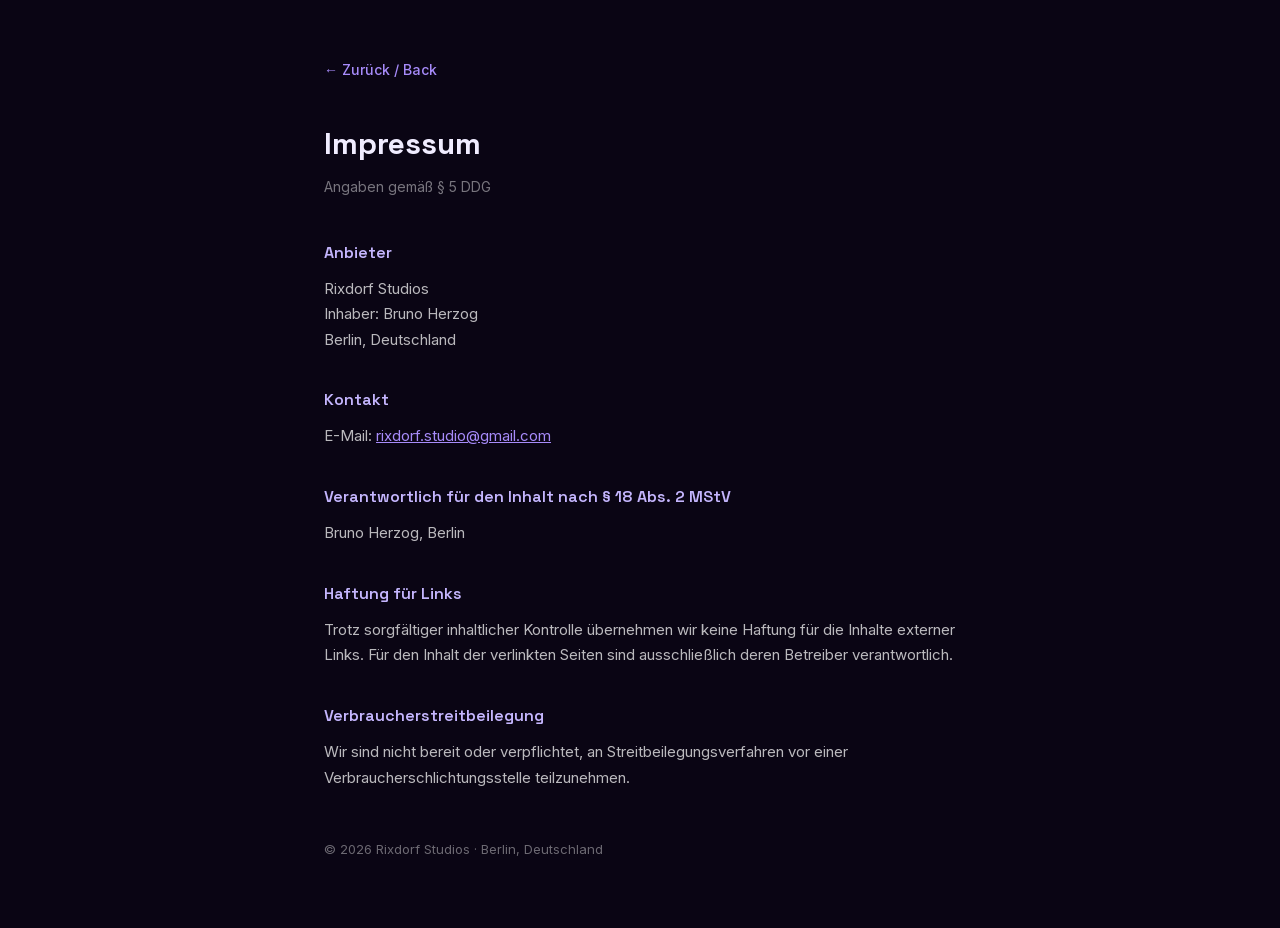
<file: imprint/index.html>
<!DOCTYPE html>
<html lang="de">
<head>
  <meta charset="UTF-8">
  <meta name="viewport" content="width=device-width, initial-scale=1.0">
  <title>Impressum — Rixdorf Studios</title>
  <meta name="robots" content="noindex">
  <link rel="icon" type="image/png" href="/solitaire-icon.png">
  <link rel="stylesheet" href="/fonts.css">
  <style>
    * { margin: 0; padding: 0; box-sizing: border-box; }
    body {
      font-family: 'Inter', -apple-system, BlinkMacSystemFont, sans-serif;
      background: #0a0514;
      color: #f0ecff;
      max-width: 680px;
      margin: 0 auto;
      padding: 56px 24px;
      line-height: 1.7;
      -webkit-font-smoothing: antialiased;
    }
    h1 { font-family: 'Space Grotesk', sans-serif; font-size: 30px; margin-bottom: 6px; }
    .date { color: rgba(255,255,255,0.45); font-size: 14px; margin-bottom: 40px; }
    h2 { font-family: 'Space Grotesk', sans-serif; font-size: 16px; font-weight: 600; margin: 34px 0 10px; color: #c4b5fd; }
    p { color: rgba(255,255,255,0.72); font-size: 15px; margin-bottom: 12px; }
    a { color: #a78bfa; }
    a:hover { color: #fcd34d; }
    .back {
      display: inline-block;
      margin-bottom: 36px;
      color: #a78bfa;
      text-decoration: none;
      font-size: 14px;
      font-weight: 500;
    }
    .footer { margin-top: 48px; color: rgba(255,255,255,0.4); font-size: 13px; }
  </style>
</head>
<body>
  <a class="back" href="/">← Zurück / Back</a>
  <h1>Impressum</h1>
  <div class="date">Angaben gemäß § 5 DDG</div>

  <h2>Anbieter</h2>
  <p>
    Rixdorf Studios<br>
    Inhaber: Bruno Herzog<br>
    <!-- TODO Bruno: Straße + Hausnummer + PLZ ergänzen — gesetzlich vorgeschrieben (ladungsfähige Anschrift)! -->
    Berlin, Deutschland
  </p>

  <h2>Kontakt</h2>
  <p>E-Mail: <a href="mailto:rixdorf.studio@gmail.com">rixdorf.studio@gmail.com</a></p>

  <h2>Verantwortlich für den Inhalt nach § 18 Abs. 2 MStV</h2>
  <p>Bruno Herzog, Berlin</p>

  <h2>Haftung für Links</h2>
  <p>Trotz sorgfältiger inhaltlicher Kontrolle übernehmen wir keine Haftung für die Inhalte externer Links. Für den Inhalt der verlinkten Seiten sind ausschließlich deren Betreiber verantwortlich.</p>

  <h2>Verbraucherstreitbeilegung</h2>
  <p>Wir sind nicht bereit oder verpflichtet, an Streitbeilegungsverfahren vor einer Verbraucherschlichtungsstelle teilzunehmen.</p>

  <p class="footer">© 2026 Rixdorf Studios · Berlin, Deutschland</p>
</body>
</html>
</file>
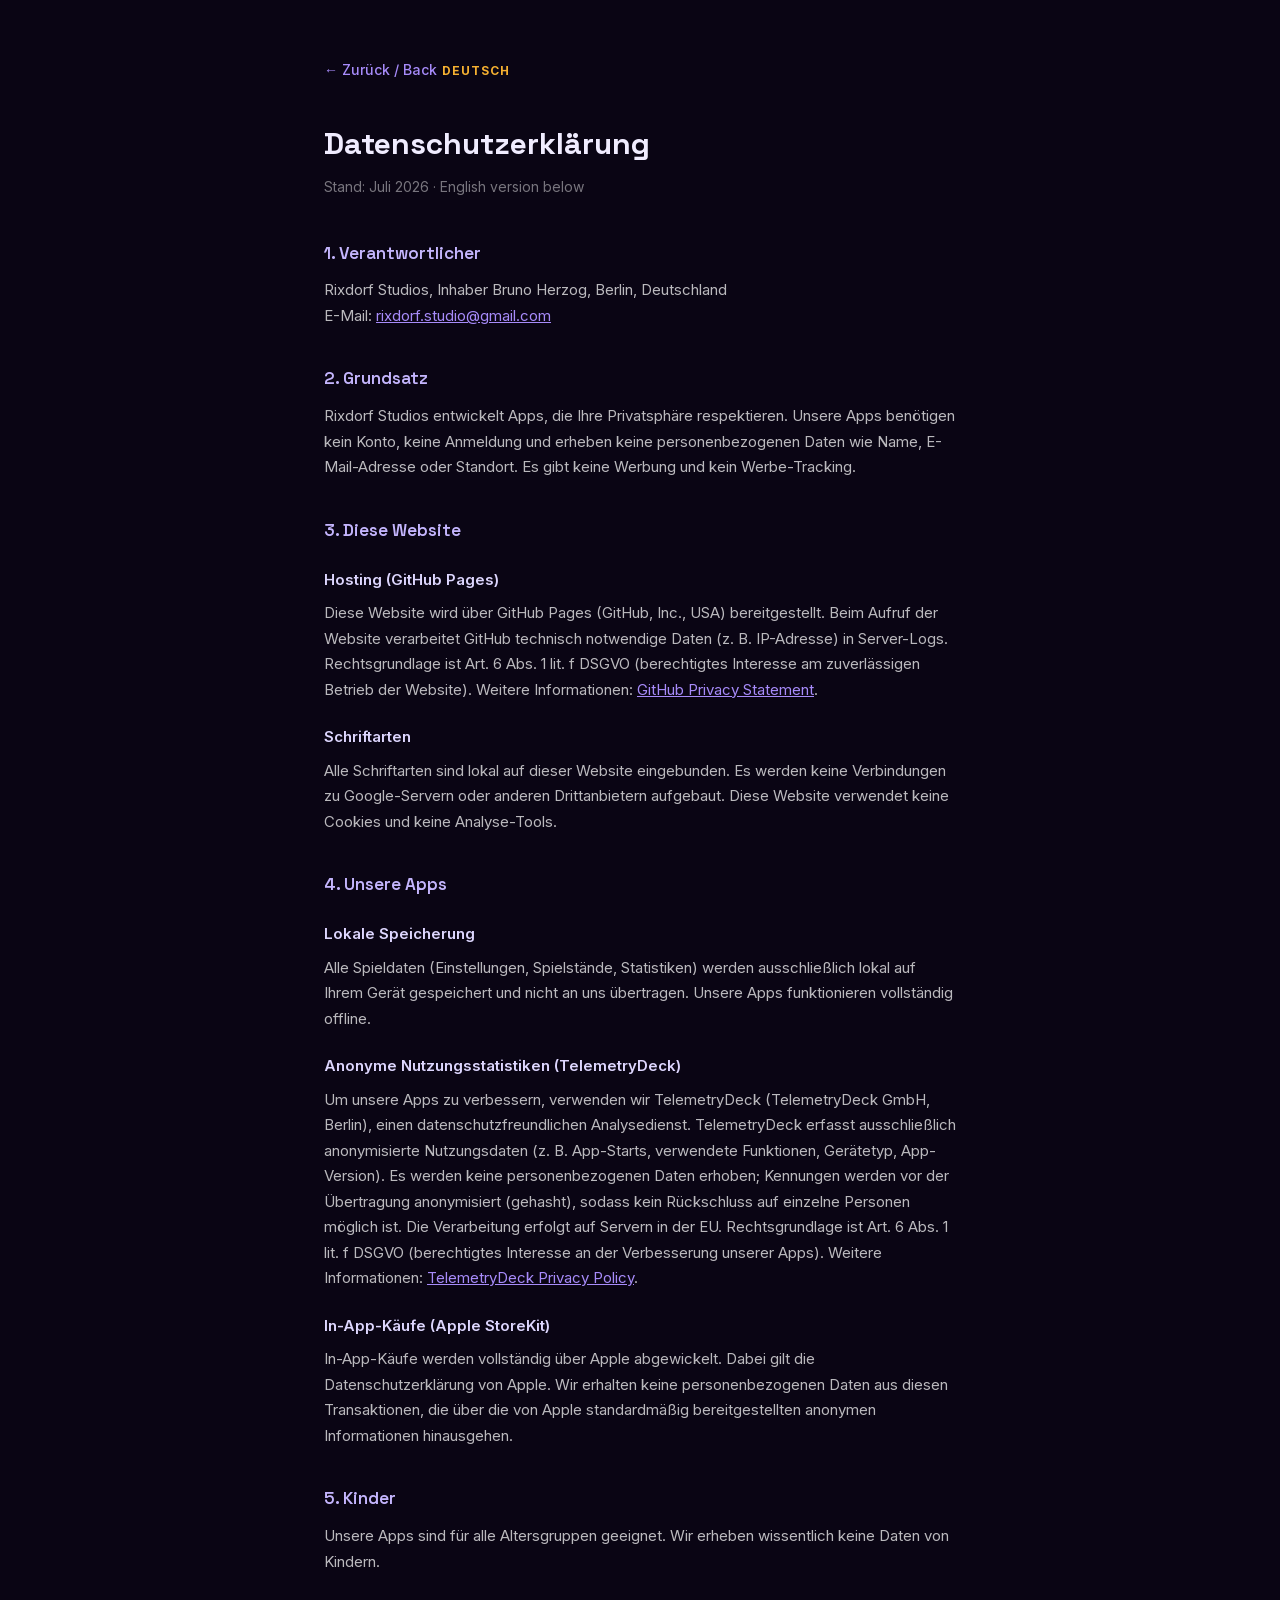
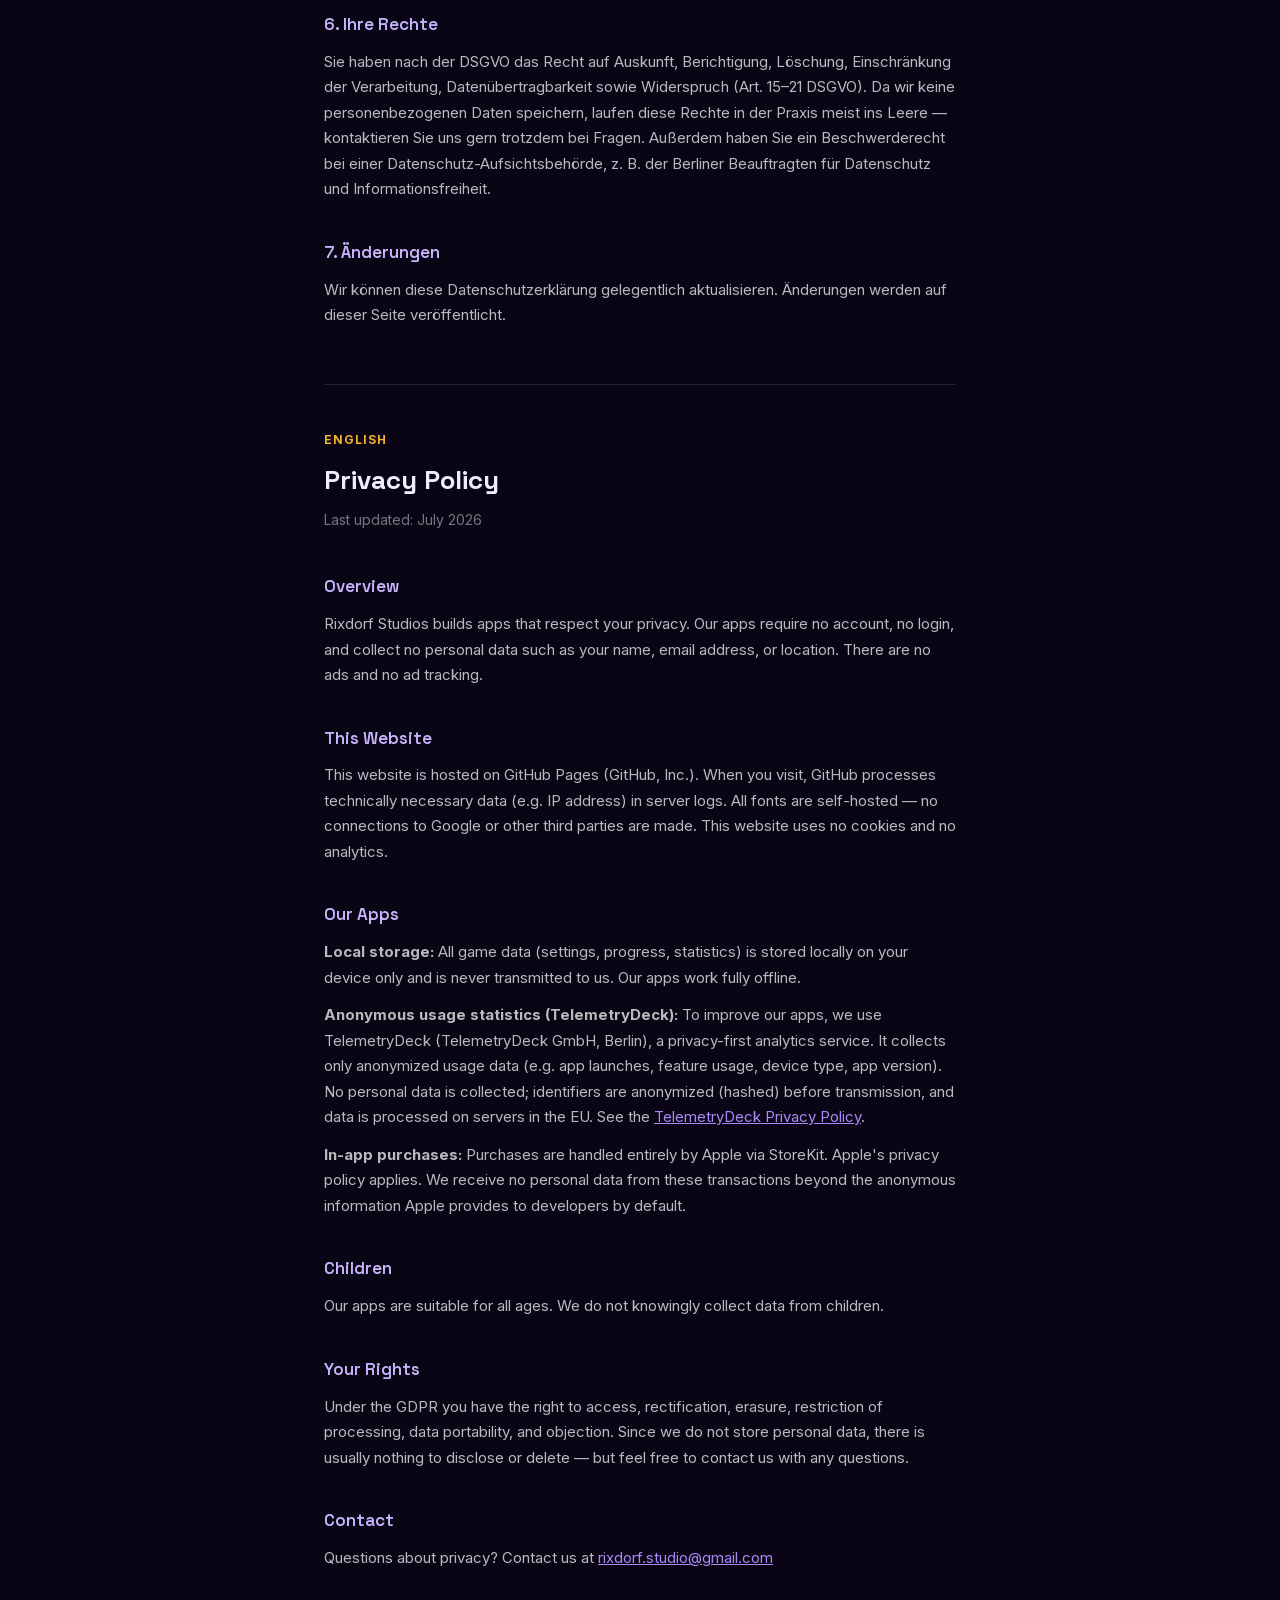
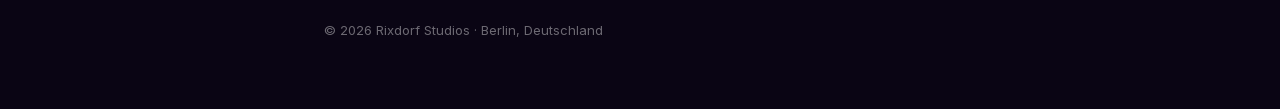
<file: privacy/index.html>
<!DOCTYPE html>
<html lang="de">
<head>
  <meta charset="UTF-8">
  <meta name="viewport" content="width=device-width, initial-scale=1.0">
  <title>Datenschutzerklärung / Privacy Policy — Rixdorf Studios</title>
  <link rel="icon" type="image/png" href="/solitaire-icon.png">
  <link rel="stylesheet" href="/fonts.css">
  <style>
    * { margin: 0; padding: 0; box-sizing: border-box; }
    body {
      font-family: 'Inter', -apple-system, BlinkMacSystemFont, sans-serif;
      background: #0a0514;
      color: #f0ecff;
      max-width: 680px;
      margin: 0 auto;
      padding: 56px 24px;
      line-height: 1.7;
      -webkit-font-smoothing: antialiased;
    }
    h1 { font-family: 'Space Grotesk', sans-serif; font-size: 30px; margin-bottom: 6px; }
    .date { color: rgba(255,255,255,0.45); font-size: 14px; margin-bottom: 40px; }
    h2 { font-family: 'Space Grotesk', sans-serif; font-size: 17px; font-weight: 600; margin: 36px 0 10px; color: #c4b5fd; }
    h3 { font-size: 15px; font-weight: 600; margin: 22px 0 8px; color: #ddd6fe; }
    p, li { color: rgba(255,255,255,0.72); font-size: 15px; margin-bottom: 12px; }
    ul { padding-left: 20px; margin-bottom: 12px; }
    a { color: #a78bfa; }
    a:hover { color: #fcd34d; }
    .back { display: inline-block; margin-bottom: 36px; color: #a78bfa; text-decoration: none; font-size: 14px; font-weight: 500; }
    .divider { margin: 56px 0 40px; border: none; border-top: 1px solid rgba(255,255,255,0.12); }
    .lang-tag { display: inline-block; font-size: 12px; font-weight: 700; letter-spacing: 0.08em; text-transform: uppercase; color: #f5b031; margin-bottom: 8px; }
    .footer { margin-top: 48px; color: rgba(255,255,255,0.4); font-size: 13px; }
  </style>
</head>
<body>
  <a class="back" href="/">← Zurück / Back</a>

  <span class="lang-tag">Deutsch</span>
  <h1>Datenschutzerklärung</h1>
  <div class="date">Stand: Juli 2026 · English version below</div>

  <h2>1. Verantwortlicher</h2>
  <p>
    Rixdorf Studios, Inhaber Bruno Herzog, Berlin, Deutschland<br>
    E-Mail: <a href="mailto:rixdorf.studio@gmail.com">rixdorf.studio@gmail.com</a>
  </p>

  <h2>2. Grundsatz</h2>
  <p>Rixdorf Studios entwickelt Apps, die Ihre Privatsphäre respektieren. Unsere Apps benötigen kein Konto, keine Anmeldung und erheben keine personenbezogenen Daten wie Name, E-Mail-Adresse oder Standort. Es gibt keine Werbung und kein Werbe-Tracking.</p>

  <h2>3. Diese Website</h2>
  <h3>Hosting (GitHub Pages)</h3>
  <p>Diese Website wird über GitHub Pages (GitHub, Inc., USA) bereitgestellt. Beim Aufruf der Website verarbeitet GitHub technisch notwendige Daten (z.&nbsp;B. IP-Adresse) in Server-Logs. Rechtsgrundlage ist Art. 6 Abs. 1 lit. f DSGVO (berechtigtes Interesse am zuverlässigen Betrieb der Website). Weitere Informationen: <a href="https://docs.github.com/en/site-policy/privacy-policies/github-general-privacy-statement" target="_blank" rel="noopener">GitHub Privacy Statement</a>.</p>
  <h3>Schriftarten</h3>
  <p>Alle Schriftarten sind lokal auf dieser Website eingebunden. Es werden keine Verbindungen zu Google-Servern oder anderen Drittanbietern aufgebaut. Diese Website verwendet keine Cookies und keine Analyse-Tools.</p>

  <h2>4. Unsere Apps</h2>
  <h3>Lokale Speicherung</h3>
  <p>Alle Spieldaten (Einstellungen, Spielstände, Statistiken) werden ausschließlich lokal auf Ihrem Gerät gespeichert und nicht an uns übertragen. Unsere Apps funktionieren vollständig offline.</p>
  <h3>Anonyme Nutzungsstatistiken (TelemetryDeck)</h3>
  <p>Um unsere Apps zu verbessern, verwenden wir TelemetryDeck (TelemetryDeck GmbH, Berlin), einen datenschutzfreundlichen Analysedienst. TelemetryDeck erfasst ausschließlich anonymisierte Nutzungsdaten (z.&nbsp;B. App-Starts, verwendete Funktionen, Gerätetyp, App-Version). Es werden keine personenbezogenen Daten erhoben; Kennungen werden vor der Übertragung anonymisiert (gehasht), sodass kein Rückschluss auf einzelne Personen möglich ist. Die Verarbeitung erfolgt auf Servern in der EU. Rechtsgrundlage ist Art. 6 Abs. 1 lit. f DSGVO (berechtigtes Interesse an der Verbesserung unserer Apps). Weitere Informationen: <a href="https://telemetrydeck.com/privacy/" target="_blank" rel="noopener">TelemetryDeck Privacy Policy</a>.</p>
  <h3>In-App-Käufe (Apple StoreKit)</h3>
  <p>In-App-Käufe werden vollständig über Apple abgewickelt. Dabei gilt die Datenschutzerklärung von Apple. Wir erhalten keine personenbezogenen Daten aus diesen Transaktionen, die über die von Apple standardmäßig bereitgestellten anonymen Informationen hinausgehen.</p>

  <h2>5. Kinder</h2>
  <p>Unsere Apps sind für alle Altersgruppen geeignet. Wir erheben wissentlich keine Daten von Kindern.</p>

  <h2>6. Ihre Rechte</h2>
  <p>Sie haben nach der DSGVO das Recht auf Auskunft, Berichtigung, Löschung, Einschränkung der Verarbeitung, Datenübertragbarkeit sowie Widerspruch (Art. 15–21 DSGVO). Da wir keine personenbezogenen Daten speichern, laufen diese Rechte in der Praxis meist ins Leere — kontaktieren Sie uns gern trotzdem bei Fragen. Außerdem haben Sie ein Beschwerderecht bei einer Datenschutz-Aufsichtsbehörde, z.&nbsp;B. der Berliner Beauftragten für Datenschutz und Informationsfreiheit.</p>

  <h2>7. Änderungen</h2>
  <p>Wir können diese Datenschutzerklärung gelegentlich aktualisieren. Änderungen werden auf dieser Seite veröffentlicht.</p>

  <hr class="divider">

  <span class="lang-tag">English</span>
  <h1 style="font-size:26px;">Privacy Policy</h1>
  <div class="date">Last updated: July 2026</div>

  <h2>Overview</h2>
  <p>Rixdorf Studios builds apps that respect your privacy. Our apps require no account, no login, and collect no personal data such as your name, email address, or location. There are no ads and no ad tracking.</p>

  <h2>This Website</h2>
  <p>This website is hosted on GitHub Pages (GitHub, Inc.). When you visit, GitHub processes technically necessary data (e.g. IP address) in server logs. All fonts are self-hosted — no connections to Google or other third parties are made. This website uses no cookies and no analytics.</p>

  <h2>Our Apps</h2>
  <p><strong>Local storage:</strong> All game data (settings, progress, statistics) is stored locally on your device only and is never transmitted to us. Our apps work fully offline.</p>
  <p><strong>Anonymous usage statistics (TelemetryDeck):</strong> To improve our apps, we use TelemetryDeck (TelemetryDeck GmbH, Berlin), a privacy-first analytics service. It collects only anonymized usage data (e.g. app launches, feature usage, device type, app version). No personal data is collected; identifiers are anonymized (hashed) before transmission, and data is processed on servers in the EU. See the <a href="https://telemetrydeck.com/privacy/" target="_blank" rel="noopener">TelemetryDeck Privacy Policy</a>.</p>
  <p><strong>In-app purchases:</strong> Purchases are handled entirely by Apple via StoreKit. Apple's privacy policy applies. We receive no personal data from these transactions beyond the anonymous information Apple provides to developers by default.</p>

  <h2>Children</h2>
  <p>Our apps are suitable for all ages. We do not knowingly collect data from children.</p>

  <h2>Your Rights</h2>
  <p>Under the GDPR you have the right to access, rectification, erasure, restriction of processing, data portability, and objection. Since we do not store personal data, there is usually nothing to disclose or delete — but feel free to contact us with any questions.</p>

  <h2>Contact</h2>
  <p>Questions about privacy? Contact us at <a href="mailto:rixdorf.studio@gmail.com">rixdorf.studio@gmail.com</a></p>

  <p class="footer">© 2026 Rixdorf Studios · Berlin, Deutschland</p>
</body>
</html>
</file>
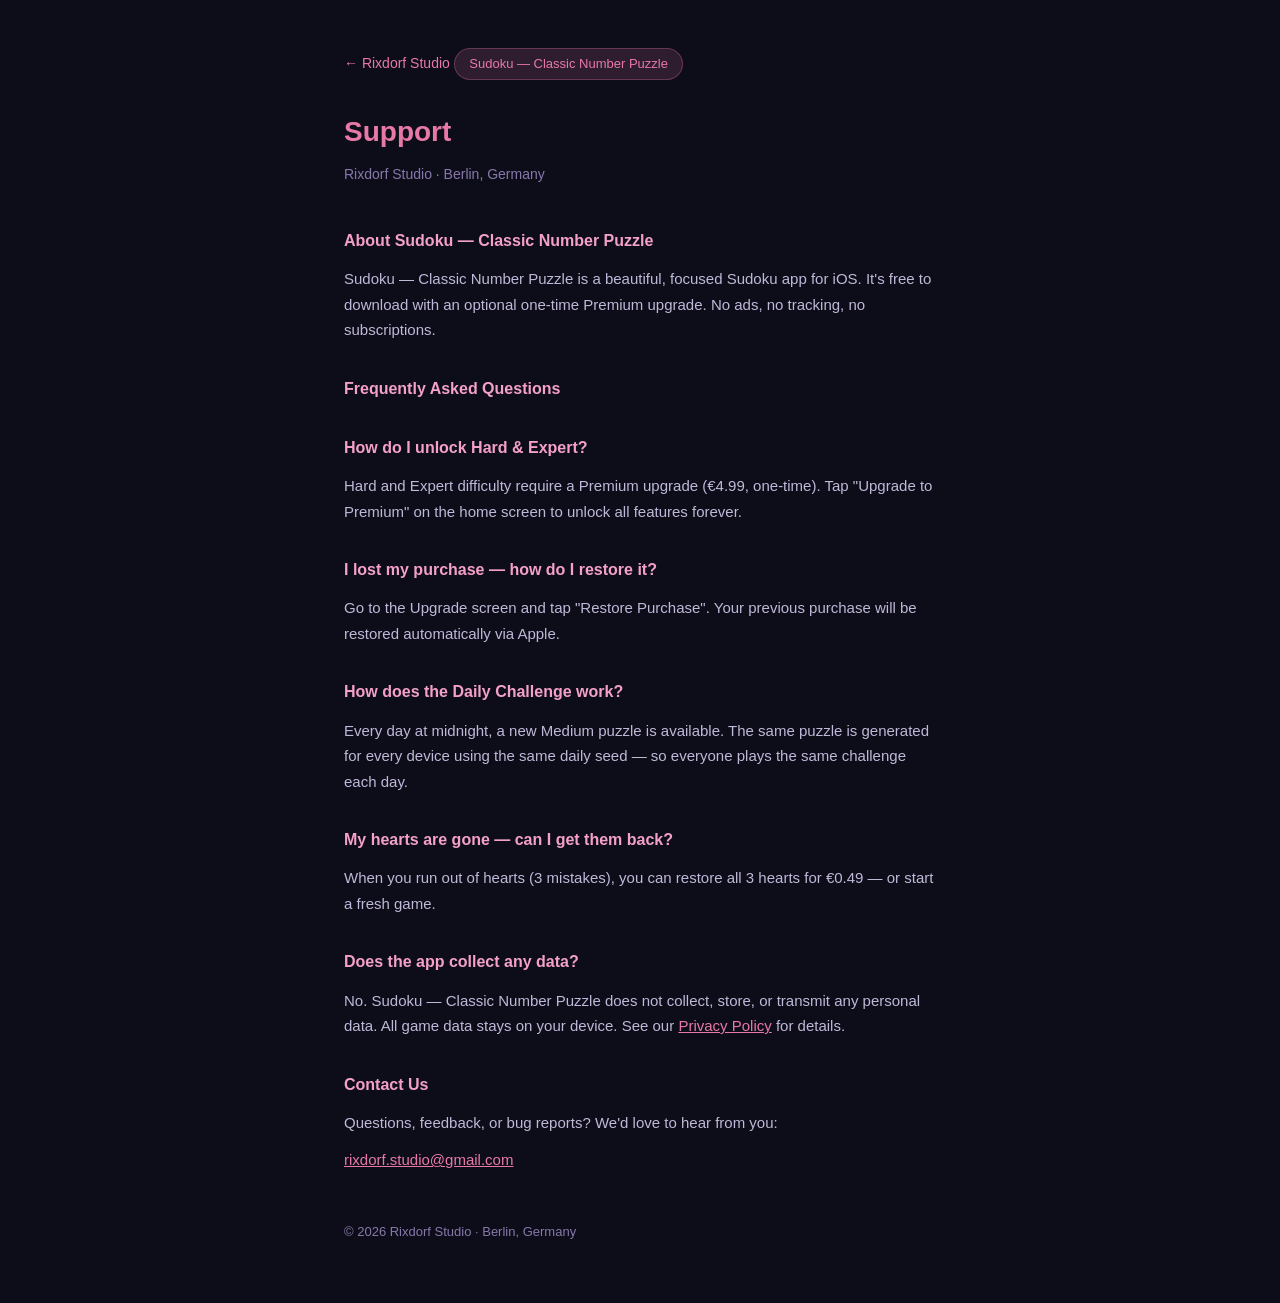
<file: sudoku-support/index.html>
<!DOCTYPE html>
<html lang="en">
<head>
  <meta charset="UTF-8">
  <meta name="viewport" content="width=device-width, initial-scale=1.0">
  <title>Support — Sudoku — Classic Number Puzzle</title>
  <style>
    * { margin: 0; padding: 0; box-sizing: border-box; }
    body { font-family: -apple-system, BlinkMacSystemFont, 'Segoe UI', sans-serif; background: #0d0d1a; color: #f0ecff; max-width: 640px; margin: 0 auto; padding: 48px 24px; line-height: 1.7; }
    h1 { font-size: 28px; color: #e879a6; margin-bottom: 8px; }
    .date { color: #8878aa; font-size: 14px; margin-bottom: 40px; }
    h2 { font-size: 16px; font-weight: 600; margin: 32px 0 12px; color: #f4a0c8; }
    p { color: #c0b8d8; font-size: 15px; margin-bottom: 12px; }
    a { color: #e879a6; }
    .back { display: inline-block; margin-bottom: 32px; color: #e879a6; text-decoration: none; font-size: 14px; }
    .badge { display: inline-block; background: rgba(232,121,166,0.15); border: 1px solid rgba(232,121,166,0.3); border-radius: 100px; padding: 4px 14px; font-size: 13px; color: #e879a6; margin-bottom: 16px; }
  </style>
</head>
<body>
  <a class="back" href="/">← Rixdorf Studio</a>
  <div class="badge">Sudoku — Classic Number Puzzle</div>
  <h1>Support</h1>
  <div class="date">Rixdorf Studio · Berlin, Germany</div>

  <h2>About Sudoku — Classic Number Puzzle</h2>
  <p>Sudoku — Classic Number Puzzle is a beautiful, focused Sudoku app for iOS. It's free to download with an optional one-time Premium upgrade. No ads, no tracking, no subscriptions.</p>

  <h2>Frequently Asked Questions</h2>

  <h2>How do I unlock Hard & Expert?</h2>
  <p>Hard and Expert difficulty require a Premium upgrade (€4.99, one-time). Tap "Upgrade to Premium" on the home screen to unlock all features forever.</p>

  <h2>I lost my purchase — how do I restore it?</h2>
  <p>Go to the Upgrade screen and tap "Restore Purchase". Your previous purchase will be restored automatically via Apple.</p>

  <h2>How does the Daily Challenge work?</h2>
  <p>Every day at midnight, a new Medium puzzle is available. The same puzzle is generated for every device using the same daily seed — so everyone plays the same challenge each day.</p>

  <h2>My hearts are gone — can I get them back?</h2>
  <p>When you run out of hearts (3 mistakes), you can restore all 3 hearts for €0.49 — or start a fresh game.</p>

  <h2>Does the app collect any data?</h2>
  <p>No. Sudoku — Classic Number Puzzle does not collect, store, or transmit any personal data. All game data stays on your device. See our <a href="/privacy/">Privacy Policy</a> for details.</p>

  <h2>Contact Us</h2>
  <p>Questions, feedback, or bug reports? We'd love to hear from you:</p>
  <p><a href="mailto:rixdorf.studio@gmail.com">rixdorf.studio@gmail.com</a></p>

  <p style="margin-top: 48px; color: #8878aa; font-size: 13px;">© 2026 Rixdorf Studio · Berlin, Germany</p>
</body>
</html>
</file>
<file: fonts.css>
/* cyrillic-ext */
@font-face {
  font-family: 'Inter';
  font-style: normal;
  font-weight: 400;
  font-display: swap;
  src: url(/fonts/UcC73FwrK3iLTeHuS_nVMrMxCp50SjIa2JL7W0Q5n-wU.woff2) format('woff2');
  unicode-range: U+0460-052F, U+1C80-1C8A, U+20B4, U+2DE0-2DFF, U+A640-A69F, U+FE2E-FE2F;
}
/* cyrillic */
@font-face {
  font-family: 'Inter';
  font-style: normal;
  font-weight: 400;
  font-display: swap;
  src: url(/fonts/UcC73FwrK3iLTeHuS_nVMrMxCp50SjIa0ZL7W0Q5n-wU.woff2) format('woff2');
  unicode-range: U+0301, U+0400-045F, U+0490-0491, U+04B0-04B1, U+2116;
}
/* greek-ext */
@font-face {
  font-family: 'Inter';
  font-style: normal;
  font-weight: 400;
  font-display: swap;
  src: url(/fonts/UcC73FwrK3iLTeHuS_nVMrMxCp50SjIa2ZL7W0Q5n-wU.woff2) format('woff2');
  unicode-range: U+1F00-1FFF;
}
/* greek */
@font-face {
  font-family: 'Inter';
  font-style: normal;
  font-weight: 400;
  font-display: swap;
  src: url(/fonts/UcC73FwrK3iLTeHuS_nVMrMxCp50SjIa1pL7W0Q5n-wU.woff2) format('woff2');
  unicode-range: U+0370-0377, U+037A-037F, U+0384-038A, U+038C, U+038E-03A1, U+03A3-03FF;
}
/* vietnamese */
@font-face {
  font-family: 'Inter';
  font-style: normal;
  font-weight: 400;
  font-display: swap;
  src: url(/fonts/UcC73FwrK3iLTeHuS_nVMrMxCp50SjIa2pL7W0Q5n-wU.woff2) format('woff2');
  unicode-range: U+0102-0103, U+0110-0111, U+0128-0129, U+0168-0169, U+01A0-01A1, U+01AF-01B0, U+0300-0301, U+0303-0304, U+0308-0309, U+0323, U+0329, U+1EA0-1EF9, U+20AB;
}
/* latin-ext */
@font-face {
  font-family: 'Inter';
  font-style: normal;
  font-weight: 400;
  font-display: swap;
  src: url(/fonts/UcC73FwrK3iLTeHuS_nVMrMxCp50SjIa25L7W0Q5n-wU.woff2) format('woff2');
  unicode-range: U+0100-02BA, U+02BD-02C5, U+02C7-02CC, U+02CE-02D7, U+02DD-02FF, U+0304, U+0308, U+0329, U+1D00-1DBF, U+1E00-1E9F, U+1EF2-1EFF, U+2020, U+20A0-20AB, U+20AD-20C0, U+2113, U+2C60-2C7F, U+A720-A7FF;
}
/* latin */
@font-face {
  font-family: 'Inter';
  font-style: normal;
  font-weight: 400;
  font-display: swap;
  src: url(/fonts/UcC73FwrK3iLTeHuS_nVMrMxCp50SjIa1ZL7W0Q5nw.woff2) format('woff2');
  unicode-range: U+0000-00FF, U+0131, U+0152-0153, U+02BB-02BC, U+02C6, U+02DA, U+02DC, U+0304, U+0308, U+0329, U+2000-206F, U+20AC, U+2122, U+2191, U+2193, U+2212, U+2215, U+FEFF, U+FFFD;
}
/* cyrillic-ext */
@font-face {
  font-family: 'Inter';
  font-style: normal;
  font-weight: 500;
  font-display: swap;
  src: url(/fonts/UcC73FwrK3iLTeHuS_nVMrMxCp50SjIa2JL7W0Q5n-wU.woff2) format('woff2');
  unicode-range: U+0460-052F, U+1C80-1C8A, U+20B4, U+2DE0-2DFF, U+A640-A69F, U+FE2E-FE2F;
}
/* cyrillic */
@font-face {
  font-family: 'Inter';
  font-style: normal;
  font-weight: 500;
  font-display: swap;
  src: url(/fonts/UcC73FwrK3iLTeHuS_nVMrMxCp50SjIa0ZL7W0Q5n-wU.woff2) format('woff2');
  unicode-range: U+0301, U+0400-045F, U+0490-0491, U+04B0-04B1, U+2116;
}
/* greek-ext */
@font-face {
  font-family: 'Inter';
  font-style: normal;
  font-weight: 500;
  font-display: swap;
  src: url(/fonts/UcC73FwrK3iLTeHuS_nVMrMxCp50SjIa2ZL7W0Q5n-wU.woff2) format('woff2');
  unicode-range: U+1F00-1FFF;
}
/* greek */
@font-face {
  font-family: 'Inter';
  font-style: normal;
  font-weight: 500;
  font-display: swap;
  src: url(/fonts/UcC73FwrK3iLTeHuS_nVMrMxCp50SjIa1pL7W0Q5n-wU.woff2) format('woff2');
  unicode-range: U+0370-0377, U+037A-037F, U+0384-038A, U+038C, U+038E-03A1, U+03A3-03FF;
}
/* vietnamese */
@font-face {
  font-family: 'Inter';
  font-style: normal;
  font-weight: 500;
  font-display: swap;
  src: url(/fonts/UcC73FwrK3iLTeHuS_nVMrMxCp50SjIa2pL7W0Q5n-wU.woff2) format('woff2');
  unicode-range: U+0102-0103, U+0110-0111, U+0128-0129, U+0168-0169, U+01A0-01A1, U+01AF-01B0, U+0300-0301, U+0303-0304, U+0308-0309, U+0323, U+0329, U+1EA0-1EF9, U+20AB;
}
/* latin-ext */
@font-face {
  font-family: 'Inter';
  font-style: normal;
  font-weight: 500;
  font-display: swap;
  src: url(/fonts/UcC73FwrK3iLTeHuS_nVMrMxCp50SjIa25L7W0Q5n-wU.woff2) format('woff2');
  unicode-range: U+0100-02BA, U+02BD-02C5, U+02C7-02CC, U+02CE-02D7, U+02DD-02FF, U+0304, U+0308, U+0329, U+1D00-1DBF, U+1E00-1E9F, U+1EF2-1EFF, U+2020, U+20A0-20AB, U+20AD-20C0, U+2113, U+2C60-2C7F, U+A720-A7FF;
}
/* latin */
@font-face {
  font-family: 'Inter';
  font-style: normal;
  font-weight: 500;
  font-display: swap;
  src: url(/fonts/UcC73FwrK3iLTeHuS_nVMrMxCp50SjIa1ZL7W0Q5nw.woff2) format('woff2');
  unicode-range: U+0000-00FF, U+0131, U+0152-0153, U+02BB-02BC, U+02C6, U+02DA, U+02DC, U+0304, U+0308, U+0329, U+2000-206F, U+20AC, U+2122, U+2191, U+2193, U+2212, U+2215, U+FEFF, U+FFFD;
}
/* cyrillic-ext */
@font-face {
  font-family: 'Inter';
  font-style: normal;
  font-weight: 600;
  font-display: swap;
  src: url(/fonts/UcC73FwrK3iLTeHuS_nVMrMxCp50SjIa2JL7W0Q5n-wU.woff2) format('woff2');
  unicode-range: U+0460-052F, U+1C80-1C8A, U+20B4, U+2DE0-2DFF, U+A640-A69F, U+FE2E-FE2F;
}
/* cyrillic */
@font-face {
  font-family: 'Inter';
  font-style: normal;
  font-weight: 600;
  font-display: swap;
  src: url(/fonts/UcC73FwrK3iLTeHuS_nVMrMxCp50SjIa0ZL7W0Q5n-wU.woff2) format('woff2');
  unicode-range: U+0301, U+0400-045F, U+0490-0491, U+04B0-04B1, U+2116;
}
/* greek-ext */
@font-face {
  font-family: 'Inter';
  font-style: normal;
  font-weight: 600;
  font-display: swap;
  src: url(/fonts/UcC73FwrK3iLTeHuS_nVMrMxCp50SjIa2ZL7W0Q5n-wU.woff2) format('woff2');
  unicode-range: U+1F00-1FFF;
}
/* greek */
@font-face {
  font-family: 'Inter';
  font-style: normal;
  font-weight: 600;
  font-display: swap;
  src: url(/fonts/UcC73FwrK3iLTeHuS_nVMrMxCp50SjIa1pL7W0Q5n-wU.woff2) format('woff2');
  unicode-range: U+0370-0377, U+037A-037F, U+0384-038A, U+038C, U+038E-03A1, U+03A3-03FF;
}
/* vietnamese */
@font-face {
  font-family: 'Inter';
  font-style: normal;
  font-weight: 600;
  font-display: swap;
  src: url(/fonts/UcC73FwrK3iLTeHuS_nVMrMxCp50SjIa2pL7W0Q5n-wU.woff2) format('woff2');
  unicode-range: U+0102-0103, U+0110-0111, U+0128-0129, U+0168-0169, U+01A0-01A1, U+01AF-01B0, U+0300-0301, U+0303-0304, U+0308-0309, U+0323, U+0329, U+1EA0-1EF9, U+20AB;
}
/* latin-ext */
@font-face {
  font-family: 'Inter';
  font-style: normal;
  font-weight: 600;
  font-display: swap;
  src: url(/fonts/UcC73FwrK3iLTeHuS_nVMrMxCp50SjIa25L7W0Q5n-wU.woff2) format('woff2');
  unicode-range: U+0100-02BA, U+02BD-02C5, U+02C7-02CC, U+02CE-02D7, U+02DD-02FF, U+0304, U+0308, U+0329, U+1D00-1DBF, U+1E00-1E9F, U+1EF2-1EFF, U+2020, U+20A0-20AB, U+20AD-20C0, U+2113, U+2C60-2C7F, U+A720-A7FF;
}
/* latin */
@font-face {
  font-family: 'Inter';
  font-style: normal;
  font-weight: 600;
  font-display: swap;
  src: url(/fonts/UcC73FwrK3iLTeHuS_nVMrMxCp50SjIa1ZL7W0Q5nw.woff2) format('woff2');
  unicode-range: U+0000-00FF, U+0131, U+0152-0153, U+02BB-02BC, U+02C6, U+02DA, U+02DC, U+0304, U+0308, U+0329, U+2000-206F, U+20AC, U+2122, U+2191, U+2193, U+2212, U+2215, U+FEFF, U+FFFD;
}
/* cyrillic-ext */
@font-face {
  font-family: 'Inter';
  font-style: normal;
  font-weight: 700;
  font-display: swap;
  src: url(/fonts/UcC73FwrK3iLTeHuS_nVMrMxCp50SjIa2JL7W0Q5n-wU.woff2) format('woff2');
  unicode-range: U+0460-052F, U+1C80-1C8A, U+20B4, U+2DE0-2DFF, U+A640-A69F, U+FE2E-FE2F;
}
/* cyrillic */
@font-face {
  font-family: 'Inter';
  font-style: normal;
  font-weight: 700;
  font-display: swap;
  src: url(/fonts/UcC73FwrK3iLTeHuS_nVMrMxCp50SjIa0ZL7W0Q5n-wU.woff2) format('woff2');
  unicode-range: U+0301, U+0400-045F, U+0490-0491, U+04B0-04B1, U+2116;
}
/* greek-ext */
@font-face {
  font-family: 'Inter';
  font-style: normal;
  font-weight: 700;
  font-display: swap;
  src: url(/fonts/UcC73FwrK3iLTeHuS_nVMrMxCp50SjIa2ZL7W0Q5n-wU.woff2) format('woff2');
  unicode-range: U+1F00-1FFF;
}
/* greek */
@font-face {
  font-family: 'Inter';
  font-style: normal;
  font-weight: 700;
  font-display: swap;
  src: url(/fonts/UcC73FwrK3iLTeHuS_nVMrMxCp50SjIa1pL7W0Q5n-wU.woff2) format('woff2');
  unicode-range: U+0370-0377, U+037A-037F, U+0384-038A, U+038C, U+038E-03A1, U+03A3-03FF;
}
/* vietnamese */
@font-face {
  font-family: 'Inter';
  font-style: normal;
  font-weight: 700;
  font-display: swap;
  src: url(/fonts/UcC73FwrK3iLTeHuS_nVMrMxCp50SjIa2pL7W0Q5n-wU.woff2) format('woff2');
  unicode-range: U+0102-0103, U+0110-0111, U+0128-0129, U+0168-0169, U+01A0-01A1, U+01AF-01B0, U+0300-0301, U+0303-0304, U+0308-0309, U+0323, U+0329, U+1EA0-1EF9, U+20AB;
}
/* latin-ext */
@font-face {
  font-family: 'Inter';
  font-style: normal;
  font-weight: 700;
  font-display: swap;
  src: url(/fonts/UcC73FwrK3iLTeHuS_nVMrMxCp50SjIa25L7W0Q5n-wU.woff2) format('woff2');
  unicode-range: U+0100-02BA, U+02BD-02C5, U+02C7-02CC, U+02CE-02D7, U+02DD-02FF, U+0304, U+0308, U+0329, U+1D00-1DBF, U+1E00-1E9F, U+1EF2-1EFF, U+2020, U+20A0-20AB, U+20AD-20C0, U+2113, U+2C60-2C7F, U+A720-A7FF;
}
/* latin */
@font-face {
  font-family: 'Inter';
  font-style: normal;
  font-weight: 700;
  font-display: swap;
  src: url(/fonts/UcC73FwrK3iLTeHuS_nVMrMxCp50SjIa1ZL7W0Q5nw.woff2) format('woff2');
  unicode-range: U+0000-00FF, U+0131, U+0152-0153, U+02BB-02BC, U+02C6, U+02DA, U+02DC, U+0304, U+0308, U+0329, U+2000-206F, U+20AC, U+2122, U+2191, U+2193, U+2212, U+2215, U+FEFF, U+FFFD;
}
/* vietnamese */
@font-face {
  font-family: 'Space Grotesk';
  font-style: normal;
  font-weight: 500;
  font-display: swap;
  src: url(/fonts/V8mDoQDjQSkFtoMM3T6r8E7mPb54C_k3HqUtEw.woff2) format('woff2');
  unicode-range: U+0102-0103, U+0110-0111, U+0128-0129, U+0168-0169, U+01A0-01A1, U+01AF-01B0, U+0300-0301, U+0303-0304, U+0308-0309, U+0323, U+0329, U+1EA0-1EF9, U+20AB;
}
/* latin-ext */
@font-face {
  font-family: 'Space Grotesk';
  font-style: normal;
  font-weight: 500;
  font-display: swap;
  src: url(/fonts/V8mDoQDjQSkFtoMM3T6r8E7mPb94C_k3HqUtEw.woff2) format('woff2');
  unicode-range: U+0100-02BA, U+02BD-02C5, U+02C7-02CC, U+02CE-02D7, U+02DD-02FF, U+0304, U+0308, U+0329, U+1D00-1DBF, U+1E00-1E9F, U+1EF2-1EFF, U+2020, U+20A0-20AB, U+20AD-20C0, U+2113, U+2C60-2C7F, U+A720-A7FF;
}
/* latin */
@font-face {
  font-family: 'Space Grotesk';
  font-style: normal;
  font-weight: 500;
  font-display: swap;
  src: url(/fonts/V8mDoQDjQSkFtoMM3T6r8E7mPbF4C_k3HqU.woff2) format('woff2');
  unicode-range: U+0000-00FF, U+0131, U+0152-0153, U+02BB-02BC, U+02C6, U+02DA, U+02DC, U+0304, U+0308, U+0329, U+2000-206F, U+20AC, U+2122, U+2191, U+2193, U+2212, U+2215, U+FEFF, U+FFFD;
}
/* vietnamese */
@font-face {
  font-family: 'Space Grotesk';
  font-style: normal;
  font-weight: 600;
  font-display: swap;
  src: url(/fonts/V8mDoQDjQSkFtoMM3T6r8E7mPb54C_k3HqUtEw.woff2) format('woff2');
  unicode-range: U+0102-0103, U+0110-0111, U+0128-0129, U+0168-0169, U+01A0-01A1, U+01AF-01B0, U+0300-0301, U+0303-0304, U+0308-0309, U+0323, U+0329, U+1EA0-1EF9, U+20AB;
}
/* latin-ext */
@font-face {
  font-family: 'Space Grotesk';
  font-style: normal;
  font-weight: 600;
  font-display: swap;
  src: url(/fonts/V8mDoQDjQSkFtoMM3T6r8E7mPb94C_k3HqUtEw.woff2) format('woff2');
  unicode-range: U+0100-02BA, U+02BD-02C5, U+02C7-02CC, U+02CE-02D7, U+02DD-02FF, U+0304, U+0308, U+0329, U+1D00-1DBF, U+1E00-1E9F, U+1EF2-1EFF, U+2020, U+20A0-20AB, U+20AD-20C0, U+2113, U+2C60-2C7F, U+A720-A7FF;
}
/* latin */
@font-face {
  font-family: 'Space Grotesk';
  font-style: normal;
  font-weight: 600;
  font-display: swap;
  src: url(/fonts/V8mDoQDjQSkFtoMM3T6r8E7mPbF4C_k3HqU.woff2) format('woff2');
  unicode-range: U+0000-00FF, U+0131, U+0152-0153, U+02BB-02BC, U+02C6, U+02DA, U+02DC, U+0304, U+0308, U+0329, U+2000-206F, U+20AC, U+2122, U+2191, U+2193, U+2212, U+2215, U+FEFF, U+FFFD;
}
/* vietnamese */
@font-face {
  font-family: 'Space Grotesk';
  font-style: normal;
  font-weight: 700;
  font-display: swap;
  src: url(/fonts/V8mDoQDjQSkFtoMM3T6r8E7mPb54C_k3HqUtEw.woff2) format('woff2');
  unicode-range: U+0102-0103, U+0110-0111, U+0128-0129, U+0168-0169, U+01A0-01A1, U+01AF-01B0, U+0300-0301, U+0303-0304, U+0308-0309, U+0323, U+0329, U+1EA0-1EF9, U+20AB;
}
/* latin-ext */
@font-face {
  font-family: 'Space Grotesk';
  font-style: normal;
  font-weight: 700;
  font-display: swap;
  src: url(/fonts/V8mDoQDjQSkFtoMM3T6r8E7mPb94C_k3HqUtEw.woff2) format('woff2');
  unicode-range: U+0100-02BA, U+02BD-02C5, U+02C7-02CC, U+02CE-02D7, U+02DD-02FF, U+0304, U+0308, U+0329, U+1D00-1DBF, U+1E00-1E9F, U+1EF2-1EFF, U+2020, U+20A0-20AB, U+20AD-20C0, U+2113, U+2C60-2C7F, U+A720-A7FF;
}
/* latin */
@font-face {
  font-family: 'Space Grotesk';
  font-style: normal;
  font-weight: 700;
  font-display: swap;
  src: url(/fonts/V8mDoQDjQSkFtoMM3T6r8E7mPbF4C_k3HqU.woff2) format('woff2');
  unicode-range: U+0000-00FF, U+0131, U+0152-0153, U+02BB-02BC, U+02C6, U+02DA, U+02DC, U+0304, U+0308, U+0329, U+2000-206F, U+20AC, U+2122, U+2191, U+2193, U+2212, U+2215, U+FEFF, U+FFFD;
}
</file>
